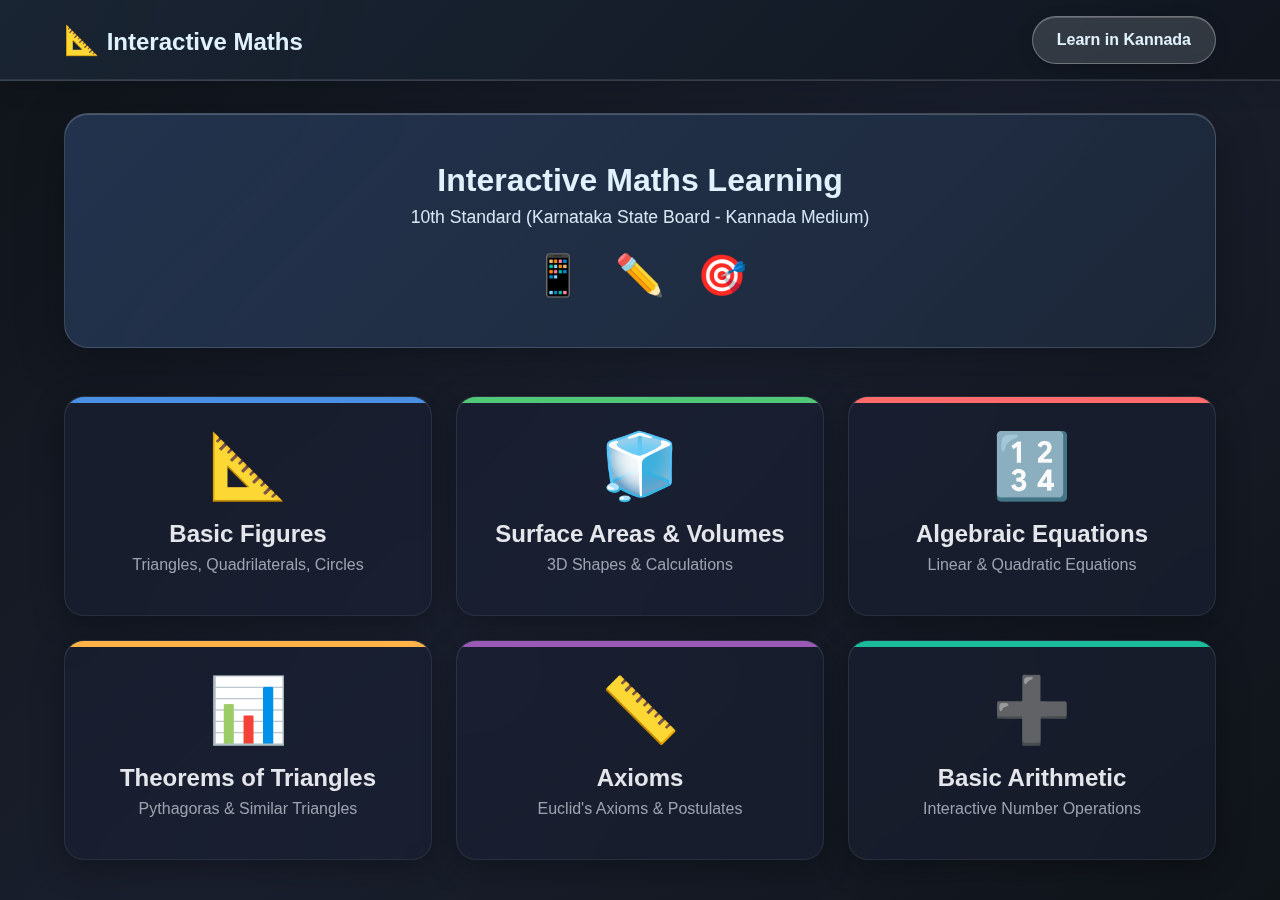
<file: public/index.html>
<!DOCTYPE html>
<html lang="en">
<head>
    <meta charset="UTF-8">
    <meta name="viewport" content="width=device-width, initial-scale=1.0, user-scalable=no">
    <meta name="apple-mobile-web-app-capable" content="yes">
    <title>Interactive Maths Learning – 10th Standard (Kannada Medium)</title>
    <link rel="stylesheet" href="styles.css">
</head>
<body>
    <nav class="navbar">
        <div class="nav-container">
            <h1 class="logo">
                <a href="index.html" style="color: inherit; text-decoration: none;">
                    <span class="math-icon">📐</span>
                    <span data-en="Interactive Maths" data-kn="ಸಂವಾದಾತ್ಮಕ ಗಣಿತ">Interactive Maths</span>
                </a>
            </h1>
            <button class="lang-toggle" id="langToggle">
                <span class="toggle-text" data-en="Learn in Kannada" data-kn="Learn in English">Learn in Kannada</span>
            </button>
        </div>
    </nav>

    <main class="main-content">
        <section class="hero">
            <div class="hero-content">
                <h2 class="hero-title" data-en="Interactive Maths Learning" data-kn="ಸಂವಾದಾತ್ಮಕ ಗಣಿತ ಕಲಿಕೆ">Interactive Maths Learning</h2>
                <p class="hero-subtitle" data-en="10th Standard (Karnataka State Board - Kannada Medium)" data-kn="10ನೇ ತರಗತಿ (ಕರ್ನಾಟಕ ರಾಜ್ಯ ಪಠ್ಯಕ್ರಮ - ಕನ್ನಡ ಮಾಧ್ಯಮ)">10th Standard (Karnataka State Board - Kannada Medium)</p>
                <div class="hero-icons">
                    <span class="hero-emoji">📱</span>
                    <span class="hero-emoji">✏️</span>
                    <span class="hero-emoji">🎯</span>
                </div>
            </div>
        </section>

        <section class="topics-grid">
            <a href="shapes.html" class="topic-card" style="--card-color: #4A90E2;">
                <div class="card-icon">📐</div>
                <h3 class="card-title" data-en="Basic Figures" data-kn="ಆಧಾರಭೂತ ಆಕೃತಿಗಳು">Basic Figures</h3>
                <p class="card-desc" data-en="Triangles, Quadrilaterals, Circles" data-kn="ತ್ರಿಭುಜಗಳು, ಚತುರ್ಭುಜಗಳು, ವೃತ್ತಗಳು">Triangles, Quadrilaterals, Circles</p>
            </a>

            <a href="volumes.html" class="topic-card" style="--card-color: #50C878;">
                <div class="card-icon">🧊</div>
                <h3 class="card-title" data-en="Surface Areas & Volumes" data-kn="ಪೃಶ್ಠಫಲ & ಆಯತನ">Surface Areas & Volumes</h3>
                <p class="card-desc" data-en="3D Shapes & Calculations" data-kn="3D ಆಕೃತಿಗಳು & ಲೆಕ್ಕಗಳು">3D Shapes & Calculations</p>
            </a>

            <a href="algebra.html" class="topic-card" style="--card-color: #FF6B6B;">
                <div class="card-icon">🔢</div>
                <h3 class="card-title" data-en="Algebraic Equations" data-kn="ಬೀಜಗಣಿತ ಸಮೀಕರಣಗಳು">Algebraic Equations</h3>
                <p class="card-desc" data-en="Linear & Quadratic Equations" data-kn="ರೇಖೀಯ & ವರ್ಗ ಸಮೀಕರಣಗಳು">Linear & Quadratic Equations</p>
            </a>

            <a href="theorems.html" class="topic-card" style="--card-color: #FFB347;">
                <div class="card-icon">📊</div>
                <h3 class="card-title" data-en="Theorems of Triangles" data-kn="ತ್ರಿಭುಜಗಳ ಸಿದ್ಧಾಂತಗಳು">Theorems of Triangles</h3>
                <p class="card-desc" data-en="Pythagoras & Similar Triangles" data-kn="ಪೈಥಾಗೋರಸ್ & ಸಮಾನ ತ್ರಿಭುಜಗಳು">Pythagoras & Similar Triangles</p>
            </a>

            <a href="axioms.html" class="topic-card" style="--card-color: #9B59B6;">
                <div class="card-icon">📏</div>
                <h3 class="card-title" data-en="Axioms" data-kn="ಸ್ವೀಕಾರ್ಯಗಳು">Axioms</h3>
                <p class="card-desc" data-en="Euclid's Axioms & Postulates" data-kn="ಯೂಕ್ಲಿಡ್‌ನ ಸ್ವೀಕಾರ್ಯಗಳು">Euclid's Axioms & Postulates</p>
            </a>

            <a href="arithmetic.html" class="topic-card" style="--card-color: #1ABC9C;">
                <div class="card-icon">➕</div>
                <h3 class="card-title" data-en="Basic Arithmetic" data-kn="ಮೂಲ ಗಣಿತ">Basic Arithmetic</h3>
                <p class="card-desc" data-en="Interactive Number Operations" data-kn="ಸಂವಾದಾತ್ಮಕ ಸಂಖ್ಯಾ ಕ್ರಿಯೆಗಳು">Interactive Number Operations</p>
            </a>
        </section>
    </main>

    <script src="nav.js"></script>
</body>
</html>
</file>
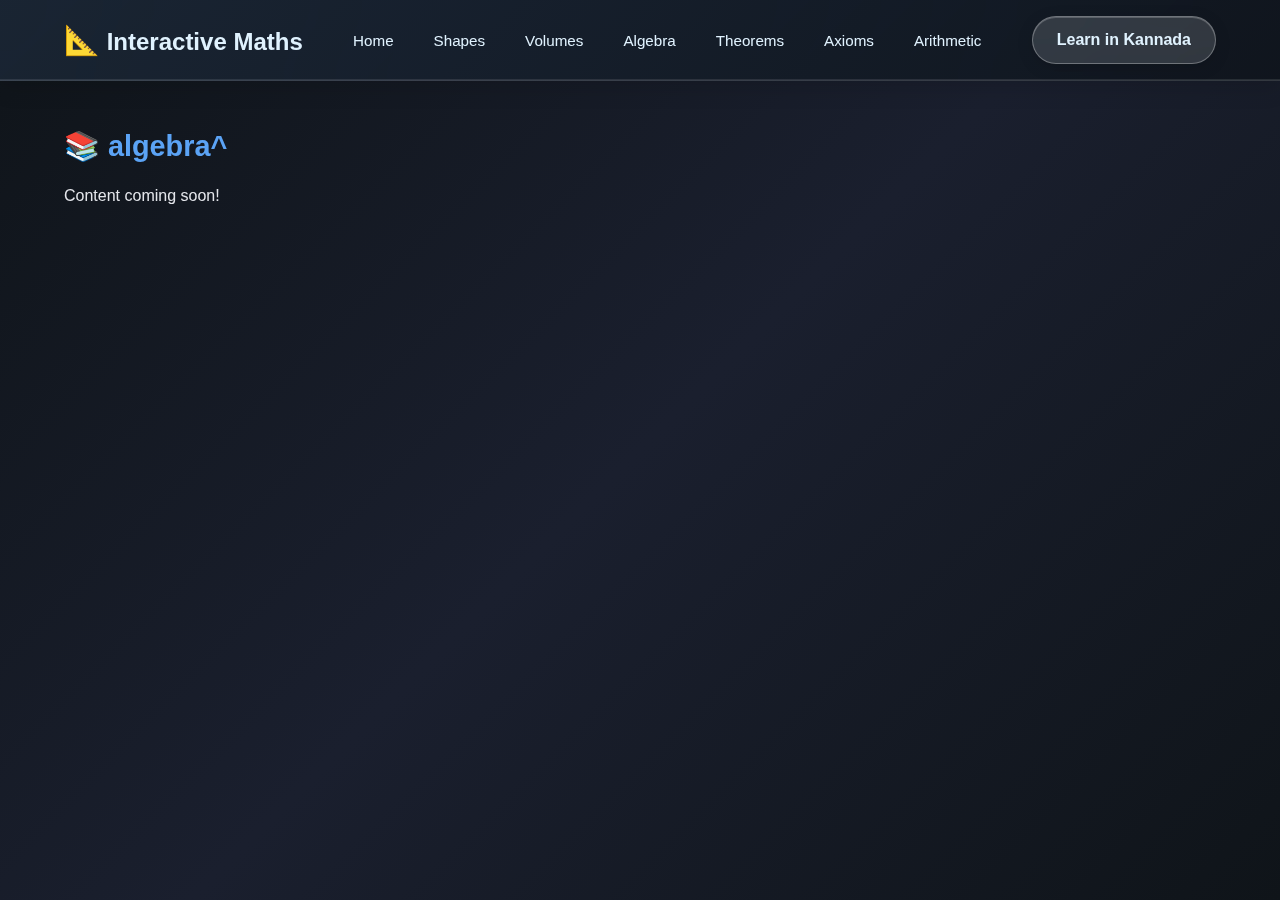
<file: public/algebra.html>
<!DOCTYPE html>
<html lang="en">
<head>
    <meta charset="UTF-8">
    <meta name="viewport" content="width=device-width, initial-scale=1.0">
    <title>Algebra - Interactive Maths</title>
    <link rel="stylesheet" href="styles.css">
</head>
<body>
    <nav class="navbar">
        <div class="nav-container">
            <h1 class="logo">
                <a href="index.html" style="color: inherit; text-decoration: none;">
                    <span class="math-icon">📐</span>
                    <span data-en="Interactive Maths" data-kn="ಸಂವಾದಾತ್ಮಕ ಗಣಿತ">Interactive Maths</span>
                </a>
            </h1>
            <div class="nav-links">
                <a href="index.html" class="nav-link" data-en="Home" data-kn="ಮುಖಪುಟ">Home</a>
                <a href="shapes.html" class="nav-link" data-en="Shapes" data-kn="ಆಕೃತಿಗಳು">Shapes</a>
                <a href="volumes.html" class="nav-link" data-en="Volumes" data-kn="ಆಯತನ">Volumes</a>
                <a href="algebra.html" class="nav-link" data-en="Algebra" data-kn="ಬೀಜಗಣಿತ">Algebra</a>
                <a href="theorems.html" class="nav-link" data-en="Theorems" data-kn="ಸಿದ್ಧಾಂತಗಳು">Theorems</a>
                <a href="axioms.html" class="nav-link" data-en="Axioms" data-kn="ಸ್ವೀಕಾರ್ಯಗಳು">Axioms</a>
                <a href="arithmetic.html" class="nav-link" data-en="Arithmetic" data-kn="ಗಣಿತ">Arithmetic</a>
            </div>
            <button class="lang-toggle" id="langToggle">
                <span class="toggle-text" data-en="Learn in Kannada" data-kn="Learn in English">Learn in Kannada</span>
            </button>
        </div>
    </nav>

    <main class="main-content page-content">
        <div class="shape-container">
            <h2 class="shape-title">
                📚 <span data-en="Algebra" data-kn="Algebra">algebra^</span>
            </h2>
            <p data-en="Content coming soon!" data-kn="ವಿಷಯ ಶೀಘ್ರದಲ್ಲೇ ಬರಲಿದೆ!">Content coming soon!</p>
        </div>
    </main>

    <script src="nav.js"></script>
</body>
</html>
</file>
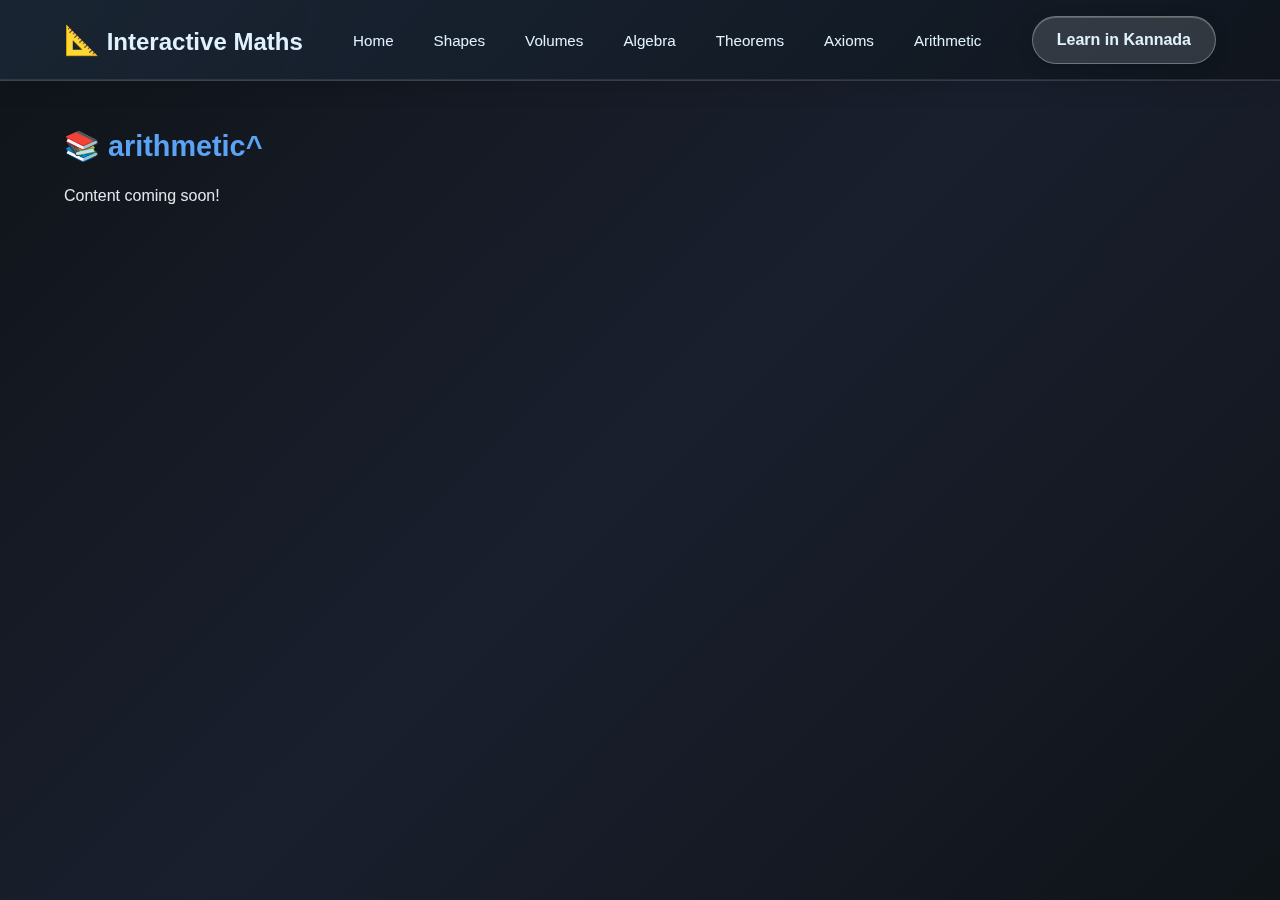
<file: public/arithmetic.html>
<!DOCTYPE html>
<html lang="en">
<head>
    <meta charset="UTF-8">
    <meta name="viewport" content="width=device-width, initial-scale=1.0">
    <title>Arithmetic - Interactive Maths</title>
    <link rel="stylesheet" href="styles.css">
</head>
<body>
    <nav class="navbar">
        <div class="nav-container">
            <h1 class="logo">
                <a href="index.html" style="color: inherit; text-decoration: none;">
                    <span class="math-icon">📐</span>
                    <span data-en="Interactive Maths" data-kn="ಸಂವಾದಾತ್ಮಕ ಗಣಿತ">Interactive Maths</span>
                </a>
            </h1>
            <div class="nav-links">
                <a href="index.html" class="nav-link" data-en="Home" data-kn="ಮುಖಪುಟ">Home</a>
                <a href="shapes.html" class="nav-link" data-en="Shapes" data-kn="ಆಕೃತಿಗಳು">Shapes</a>
                <a href="volumes.html" class="nav-link" data-en="Volumes" data-kn="ಆಯತನ">Volumes</a>
                <a href="algebra.html" class="nav-link" data-en="Algebra" data-kn="ಬೀಜಗಣಿತ">Algebra</a>
                <a href="theorems.html" class="nav-link" data-en="Theorems" data-kn="ಸಿದ್ಧಾಂತಗಳು">Theorems</a>
                <a href="axioms.html" class="nav-link" data-en="Axioms" data-kn="ಸ್ವೀಕಾರ್ಯಗಳು">Axioms</a>
                <a href="arithmetic.html" class="nav-link" data-en="Arithmetic" data-kn="ಗಣಿತ">Arithmetic</a>
            </div>
            <button class="lang-toggle" id="langToggle">
                <span class="toggle-text" data-en="Learn in Kannada" data-kn="Learn in English">Learn in Kannada</span>
            </button>
        </div>
    </nav>

    <main class="main-content page-content">
        <div class="shape-container">
            <h2 class="shape-title">
                📚 <span data-en="Arithmetic" data-kn="Arithmetic">arithmetic^</span>
            </h2>
            <p data-en="Content coming soon!" data-kn="ವಿಷಯ ಶೀಘ್ರದಲ್ಲೇ ಬರಲಿದೆ!">Content coming soon!</p>
        </div>
    </main>

    <script src="nav.js"></script>
</body>
</html>
</file>
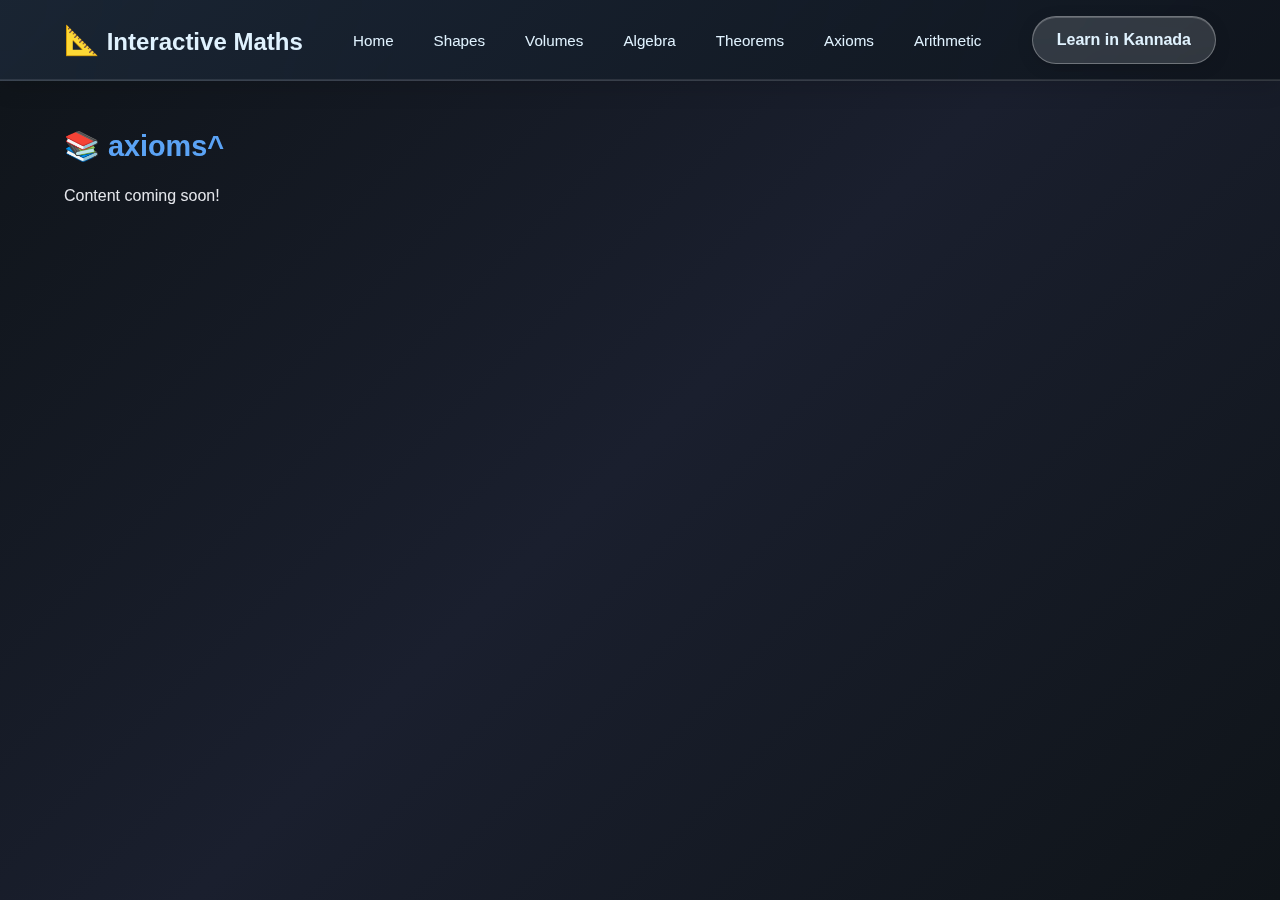
<file: public/axioms.html>
<!DOCTYPE html>
<html lang="en">
<head>
    <meta charset="UTF-8">
    <meta name="viewport" content="width=device-width, initial-scale=1.0">
    <title>Axioms - Interactive Maths</title>
    <link rel="stylesheet" href="styles.css">
</head>
<body>
    <nav class="navbar">
        <div class="nav-container">
            <h1 class="logo">
                <a href="/" style="color: inherit; text-decoration: none;">
                    <span class="math-icon">📐</span>
                    <span data-en="Interactive Maths" data-kn="ಸಂವಾದಾತ್ಮಕ ಗಣಿತ">Interactive Maths</span>
                </a>
            </h1>
            <div class="nav-links">
                <a href="/" class="nav-link" data-en="Home" data-kn="ಮುಖಪುಟ">Home</a>
                <a href="shapes.html" class="nav-link" data-en="Shapes" data-kn="ಆಕೃತಿಗಳು">Shapes</a>
                <a href="volumes.html" class="nav-link" data-en="Volumes" data-kn="ಆಯತನ">Volumes</a>
                <a href="algebra.html" class="nav-link" data-en="Algebra" data-kn="ಬೀಜಗಣಿತ">Algebra</a>
                <a href="theorems.html" class="nav-link" data-en="Theorems" data-kn="ಸಿದ್ಧಾಂತಗಳು">Theorems</a>
                <a href="axioms.html" class="nav-link" data-en="Axioms" data-kn="ಸ್ವೀಕಾರ್ಯಗಳು">Axioms</a>
                <a href="arithmetic.html" class="nav-link" data-en="Arithmetic" data-kn="ಗಣಿತ">Arithmetic</a>
            </div>
            <button class="lang-toggle" id="langToggle">
                <span class="toggle-text" data-en="Learn in Kannada" data-kn="Learn in English">Learn in Kannada</span>
            </button>
        </div>
    </nav>

    <main class="main-content page-content">
        <div class="shape-container">
            <h2 class="shape-title">
                📚 <span data-en="Axioms" data-kn="Axioms">axioms^</span>
            </h2>
            <p data-en="Content coming soon!" data-kn="ವಿಷಯ ಶೀಘ್ರದಲ್ಲೇ ಬರಲಿದೆ!">Content coming soon!</p>
        </div>
    </main>

    <script>
        try { sessionStorage.setItem('learningVisited', 'true'); } catch (e) {}
    </script>
    <script src="nav.js"></script>
</body>
</html>
</file>
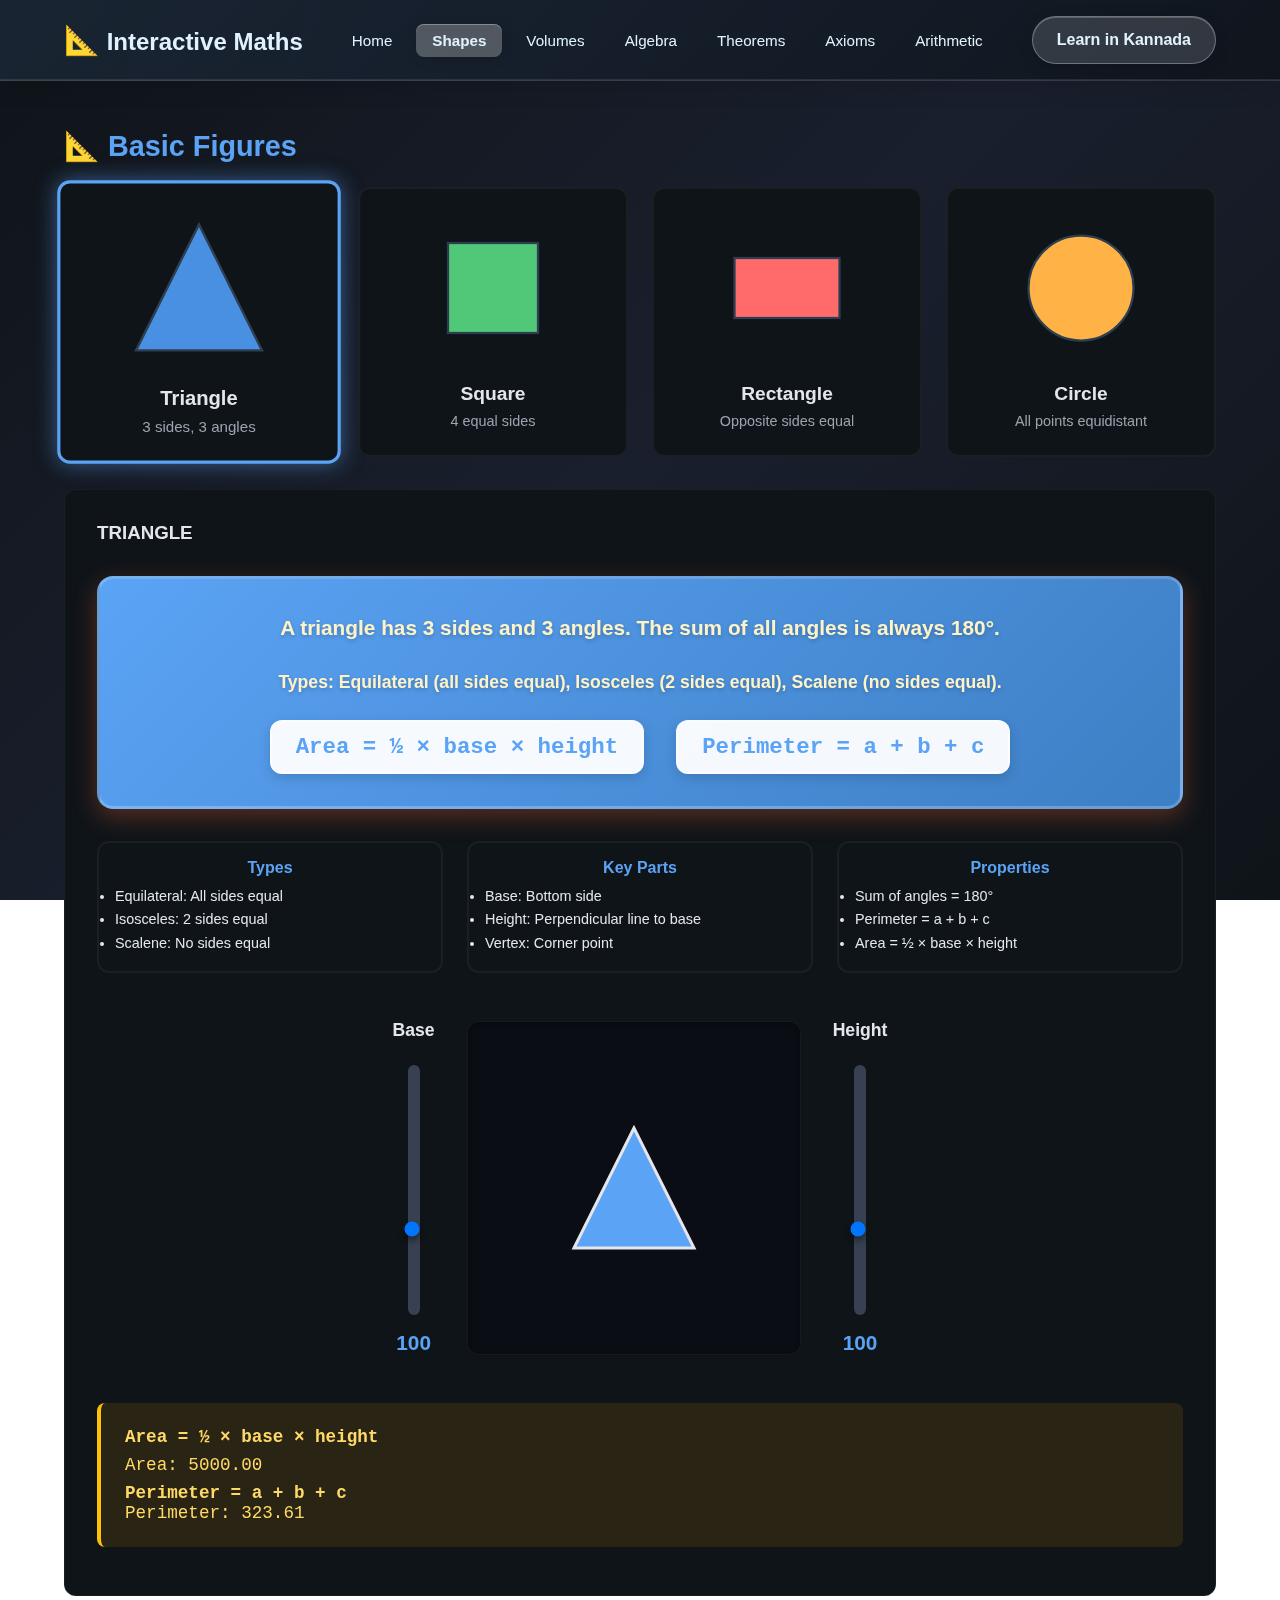
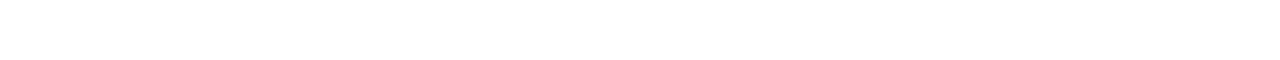
<file: public/shapes.html>
<!DOCTYPE html>
<html lang="en">
<head>
    <meta charset="UTF-8">
    <meta name="viewport" content="width=device-width, initial-scale=1.0, user-scalable=no">
    <meta name="apple-mobile-web-app-capable" content="yes">
    <title>Basic Figures - Interactive Maths</title>
    <link rel="stylesheet" href="styles.css">
</head>
<body>
    <nav class="navbar">
        <div class="nav-container">
            <h1 class="logo">
                <a href="index.html" style="color: inherit; text-decoration: none;">
                    <span class="math-icon">📐</span>
                    <span data-en="Interactive Maths" data-kn="ಸಂವಾದಾತ್ಮಕ ಗಣಿತ">Interactive Maths</span>
                </a>
            </h1>
            <div class="nav-links">
                <a href="index.html" class="nav-link" data-en="Home" data-kn="ಮುಖಪುಟ">Home</a>
                <a href="shapes.html" class="nav-link active" data-en="Shapes" data-kn="ಆಕೃತಿಗಳು">Shapes</a>
                <a href="volumes.html" class="nav-link" data-en="Volumes" data-kn="ಆಯತನ">Volumes</a>
                <a href="algebra.html" class="nav-link" data-en="Algebra" data-kn="ಬೀಜಗಣಿತ">Algebra</a>
                <a href="theorems.html" class="nav-link" data-en="Theorems" data-kn="ಸಿದ್ಧಾಂತಗಳು">Theorems</a>
                <a href="axioms.html" class="nav-link" data-en="Axioms" data-kn="ಸ್ವೀಕಾರ್ಯಗಳು">Axioms</a>
                <a href="arithmetic.html" class="nav-link" data-en="Arithmetic" data-kn="ಗಣಿತ">Arithmetic</a>
            </div>
            <button class="lang-toggle" id="langToggle">
                <span class="toggle-text" data-en="Learn in Kannada" data-kn="Learn in English">Learn in Kannada</span>
            </button>
        </div>
    </nav>

    <main class="main-content page-content">
        <div class="shape-container">
            <h2 class="shape-title">
                📐 <span data-en="Basic Figures" data-kn="ಆಧಾರಭೂತ ಆಕೃತಿಗಳು">Basic Figures</span>
            </h2>

            <div class="shape-grid">
                <div class="shape-item" data-shape="triangle">
                    <svg class="shape-svg" viewBox="0 0 200 200">
                        <polygon points="100,20 20,180 180,180"
                                 fill="#4A90E2"
                                 stroke="#2C3E50"
                                 stroke-width="3"
                                 class="interactive-shape"/>
                    </svg>
                    <div class="shape-name" data-en="Triangle" data-kn="ತ್ರಿಭುಜ">Triangle</div>
                    <div class="shape-info" data-en="3 sides, 3 angles" data-kn="3 ಬಾಹುಗಳು, 3 ಕೋನಗಳು">3 sides, 3 angles</div>
                </div>

                <div class="shape-item" data-shape="square">
                    <svg class="shape-svg" viewBox="0 0 200 200">
                        <rect x="40" y="40" width="120" height="120"
                              fill="#50C878"
                              stroke="#2C3E50"
                              stroke-width="3"
                              class="interactive-shape"/>
                    </svg>
                    <div class="shape-name" data-en="Square" data-kn="ಚೌಕ">Square</div>
                    <div class="shape-info" data-en="4 equal sides" data-kn="4 ಸಮಾನ ಬಾಹುಗಳು">4 equal sides</div>
                </div>

                <div class="shape-item" data-shape="rectangle">
                    <svg class="shape-svg" viewBox="0 0 200 200">
                        <rect x="30" y="60" width="140" height="80"
                              fill="#FF6B6B"
                              stroke="#2C3E50"
                              stroke-width="3"
                              class="interactive-shape"/>
                    </svg>
                    <div class="shape-name" data-en="Rectangle" data-kn="ಆಯತ">Rectangle</div>
                    <div class="shape-info" data-en="Opposite sides equal" data-kn="ಎದುರು ಬಾಹುಗಳು ಸಮಾನ">Opposite sides equal</div>
                </div>

                <div class="shape-item" data-shape="circle">
                    <svg class="shape-svg" viewBox="0 0 200 200">
                        <circle cx="100" cy="100" r="70"
                                fill="#FFB347"
                                stroke="#2C3E50"
                                stroke-width="3"
                                class="interactive-shape"/>
                    </svg>
                    <div class="shape-name" data-en="Circle" data-kn="ವೃತ್ತ">Circle</div>
                    <div class="shape-info" data-en="All points equidistant" data-kn="ಎಲ್ಲಾ ಬಿಂದುಗಳು ಸಮದೂರ">All points equidistant</div>
                </div>
            </div>

            <div id="shapeExplanation" class="explanation-box"></div>

            <div class="interactive-demo">
                <h3 data-en="Interactive Triangle Demo" data-kn="ಸಂವಾದಾತ್ಮಕ ತ್ರಿಭುಜ ಪ್ರದರ್ಶನ">Interactive Triangle Demo</h3>
                <p data-en="Drag the sliders to change triangle dimensions" data-kn="ತ್ರಿಭುಜದ ಆಯಾಮಗಳನ್ನು ಬದಲಾಯಿಸಲು ಸ್ಲೈಡರ್‌ಗಳನ್ನು ಎಳೆಯಿರಿ">Drag the sliders to change triangle dimensions</p>

                <div class="slider-container">
                    <div class="slider-label">
                        <span data-en="Base" data-kn="ಆಧಾರ">Base</span>
                        <span id="baseValue">100</span>
                    </div>
                    <input type="range" min="50" max="200" value="100" class="slider" id="baseSlider">
                </div>

                <div class="slider-container">
                    <div class="slider-label">
                        <span data-en="Height" data-kn="ಎತ್ತರ">Height</span>
                        <span id="heightValue">100</span>
                    </div>
                    <input type="range" min="50" max="200" value="100" class="slider" id="heightSlider">
                </div>

                <div class="canvas-container">
                    <canvas id="triangleCanvas" width="300" height="300"></canvas>
                </div>

                <div class="formula-box">
                    <strong data-en="Area = ½ × base × height" data-kn="ವಿಸ್ತೀರ್ಣ = ½ × ಆಧಾರ × ಎತ್ತರ">Area = ½ × base × height</strong><br>
                    <span data-en="Current Area:" data-kn="ಪ್ರಸ್ತುತ ವಿಸ್ತೀರ್ಣ:">Current Area:</span> <span id="triangleArea">5000</span>
                </div>
            </div>
        </div>
    </main>

    <script src="nav.js"></script>
    <script src="shapes.js"></script>
</body>
</html>
</file>
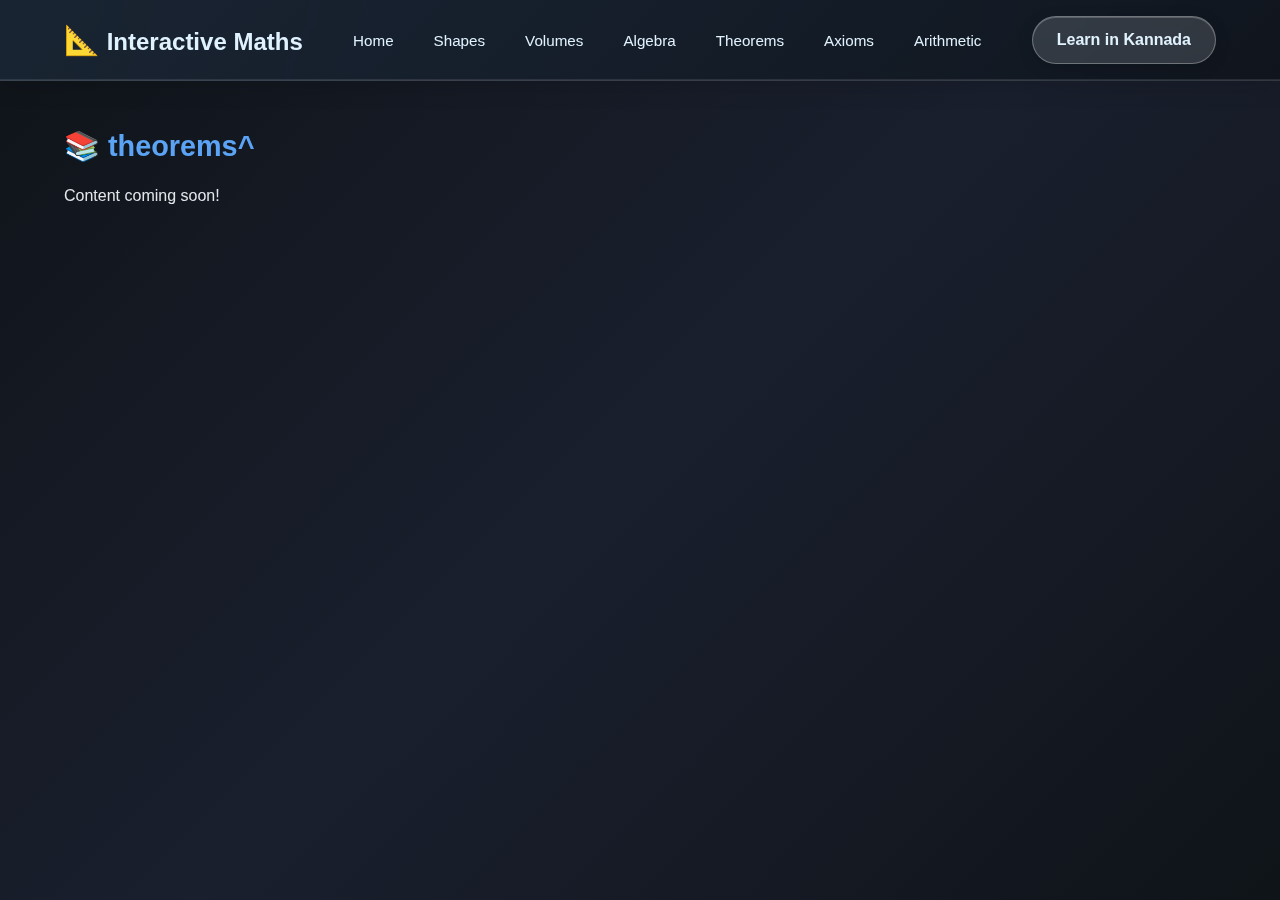
<file: public/theorems.html>
<!DOCTYPE html>
<html lang="en">
<head>
    <meta charset="UTF-8">
    <meta name="viewport" content="width=device-width, initial-scale=1.0">
    <title>Theorems - Interactive Maths</title>
    <link rel="stylesheet" href="styles.css">
</head>
<body>
    <nav class="navbar">
        <div class="nav-container">
            <h1 class="logo">
                <a href="/" style="color: inherit; text-decoration: none;">
                    <span class="math-icon">📐</span>
                    <span data-en="Interactive Maths" data-kn="ಸಂವಾದಾತ್ಮಕ ಗಣಿತ">Interactive Maths</span>
                </a>
            </h1>
            <div class="nav-links">
                <a href="/" class="nav-link" data-en="Home" data-kn="ಮುಖಪುಟ">Home</a>
                <a href="shapes.html" class="nav-link" data-en="Shapes" data-kn="ಆಕೃತಿಗಳು">Shapes</a>
                <a href="volumes.html" class="nav-link" data-en="Volumes" data-kn="ಆಯತನ">Volumes</a>
                <a href="algebra.html" class="nav-link" data-en="Algebra" data-kn="ಬೀಜಗಣಿತ">Algebra</a>
                <a href="theorems.html" class="nav-link" data-en="Theorems" data-kn="ಸಿದ್ಧಾಂತಗಳು">Theorems</a>
                <a href="axioms.html" class="nav-link" data-en="Axioms" data-kn="ಸ್ವೀಕಾರ್ಯಗಳು">Axioms</a>
                <a href="arithmetic.html" class="nav-link" data-en="Arithmetic" data-kn="ಗಣಿತ">Arithmetic</a>
            </div>
            <button class="lang-toggle" id="langToggle">
                <span class="toggle-text" data-en="Learn in Kannada" data-kn="Learn in English">Learn in Kannada</span>
            </button>
        </div>
    </nav>

    <main class="main-content page-content">
        <div class="shape-container">
            <h2 class="shape-title">
                📚 <span data-en="Theorems" data-kn="Theorems">theorems^</span>
            </h2>
            <p data-en="Content coming soon!" data-kn="ವಿಷಯ ಶೀಘ್ರದಲ್ಲೇ ಬರಲಿದೆ!">Content coming soon!</p>
        </div>
    </main>

    <script>
        try { sessionStorage.setItem('learningVisited', 'true'); } catch (e) {}
    </script>
    <script src="nav.js"></script>
</body>
</html>
</file>
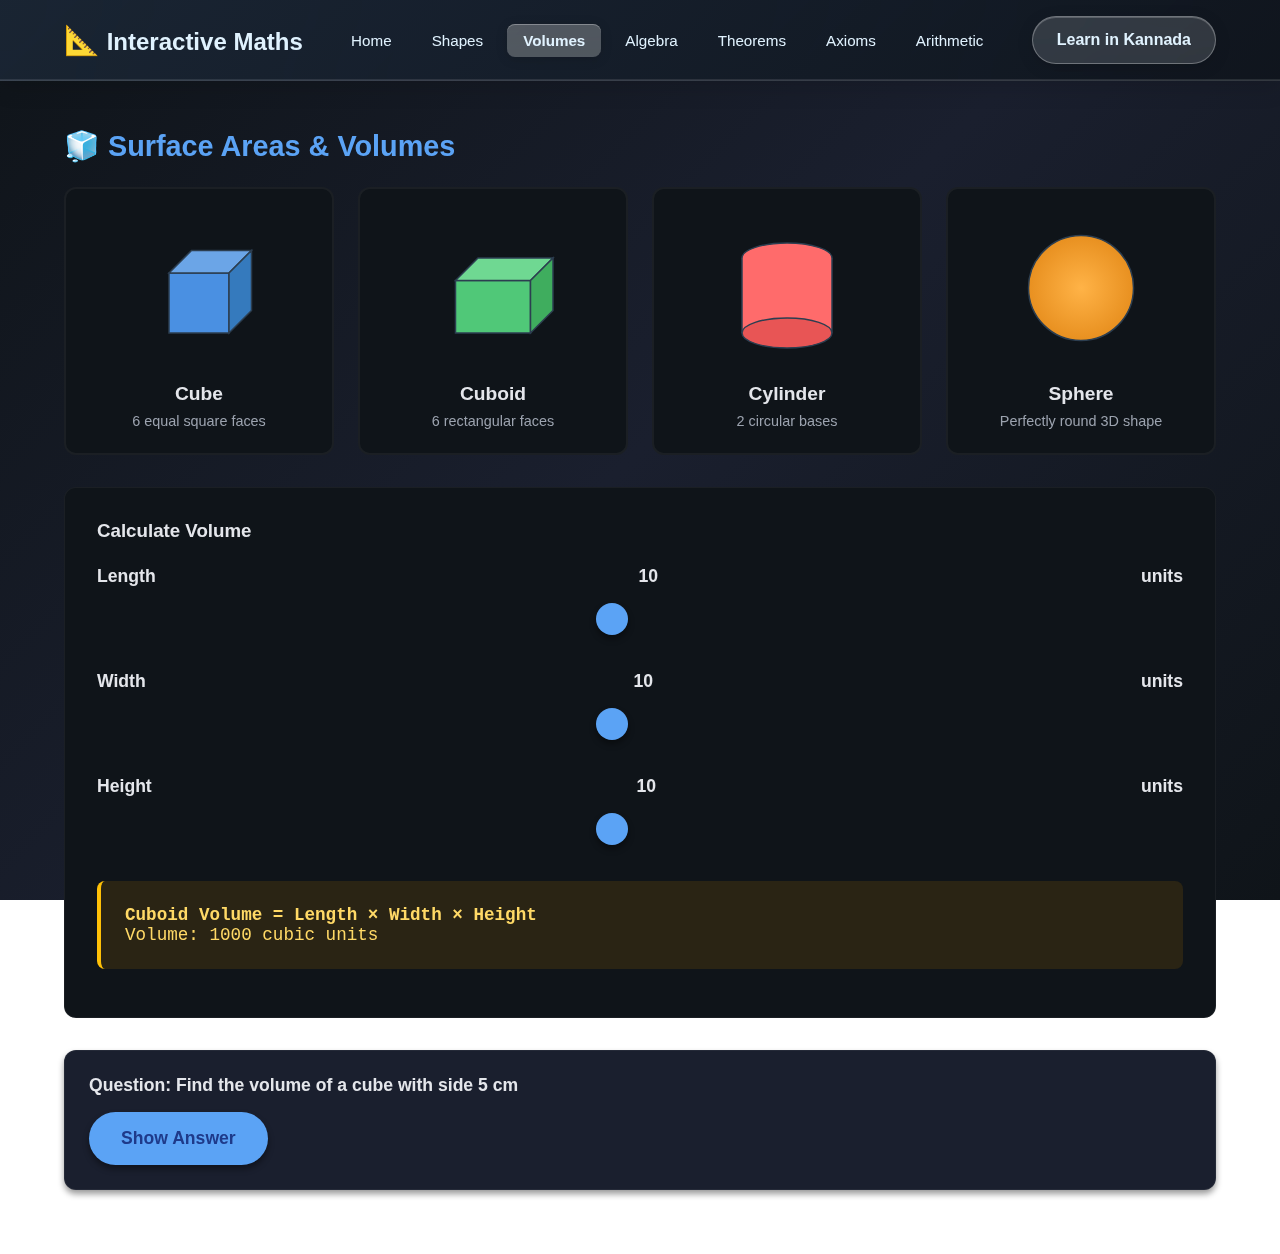
<file: public/volumes.html>
<!DOCTYPE html>
<html lang="en">
<head>
    <meta charset="UTF-8">
    <meta name="viewport" content="width=device-width, initial-scale=1.0">
    <title>Surface Areas & Volumes - Interactive Maths</title>
    <link rel="stylesheet" href="styles.css">
</head>
<body>
    <nav class="navbar">
        <div class="nav-container">
            <h1 class="logo">
                <a href="/" style="color: inherit; text-decoration: none;">
                    <span class="math-icon">📐</span>
                    <span data-en="Interactive Maths" data-kn="ಸಂವಾದಾತ್ಮಕ ಗಣಿತ">Interactive Maths</span>
                </a>
            </h1>
            <div class="nav-links">
                <a href="/" class="nav-link" data-en="Home" data-kn="ಮುಖಪುಟ">Home</a>
                <a href="shapes.html" class="nav-link" data-en="Shapes" data-kn="ಆಕೃತಿಗಳು">Shapes</a>
                <a href="volumes.html" class="nav-link active" data-en="Volumes" data-kn="ಆಯತನ">Volumes</a>
                <a href="algebra.html" class="nav-link" data-en="Algebra" data-kn="ಬೀಜಗಣಿತ">Algebra</a>
                <a href="theorems.html" class="nav-link" data-en="Theorems" data-kn="ಸಿದ್ಧಾಂತಗಳು">Theorems</a>
                <a href="axioms.html" class="nav-link" data-en="Axioms" data-kn="ಸ್ವೀಕಾರ್ಯಗಳು">Axioms</a>
                <a href="arithmetic.html" class="nav-link" data-en="Arithmetic" data-kn="ಗಣಿತ">Arithmetic</a>
            </div>
            <button class="lang-toggle" id="langToggle">
                <span class="toggle-text" data-en="Learn in Kannada" data-kn="Learn in English">Learn in Kannada</span>
            </button>
        </div>
    </nav>

    <main class="main-content page-content">
        <div class="shape-container">
            <h2 class="shape-title">
                🧊 <span data-en="Surface Areas & Volumes" data-kn="ಪೃಶ್ಠಫಲ & ಆಯತನ">Surface Areas & Volumes</span>
            </h2>

            <div class="shape-grid">
                <div class="shape-item" data-3dshape="cube">
                    <svg class="shape-svg" viewBox="0 0 200 200">
                        <path d="M60,80 L140,80 L140,160 L60,160 Z" fill="#4A90E2" stroke="#2C3E50" stroke-width="2"/>
                        <path d="M60,80 L90,50 L170,50 L140,80 Z" fill="#6BA5E7" stroke="#2C3E50" stroke-width="2"/>
                        <path d="M140,80 L170,50 L170,130 L140,160 Z" fill="#357ABD" stroke="#2C3E50" stroke-width="2"/>
                    </svg>
                    <div class="shape-name" data-en="Cube" data-kn="ಘನ">Cube</div>
                    <div class="shape-info" data-en="6 equal square faces" data-kn="6 ಸಮಾನ ಚೌಕಾಕೃತಿ ಮುಖಗಳು">6 equal square faces</div>
                </div>

                <div class="shape-item" data-3dshape="cuboid">
                    <svg class="shape-svg" viewBox="0 0 200 200">
                        <path d="M50,90 L150,90 L150,160 L50,160 Z" fill="#50C878" stroke="#2C3E50" stroke-width="2"/>
                        <path d="M50,90 L80,60 L180,60 L150,90 Z" fill="#6FD892" stroke="#2C3E50" stroke-width="2"/>
                        <path d="M150,90 L180,60 L180,130 L150,160 Z" fill="#3FAD5E" stroke="#2C3E50" stroke-width="2"/>
                    </svg>
                    <div class="shape-name" data-en="Cuboid" data-kn="ಆಯತಘನ">Cuboid</div>
                    <div class="shape-info" data-en="6 rectangular faces" data-kn="6 ಆಯತಾಕೃತಿ ಮುಖಗಳು">6 rectangular faces</div>
                </div>

                <div class="shape-item" data-3dshape="cylinder">
                    <svg class="shape-svg" viewBox="0 0 200 200">
                        <ellipse cx="100" cy="60" rx="60" ry="20" fill="#FF6B6B" stroke="#2C3E50" stroke-width="2"/>
                        <rect x="40" y="60" width="120" height="100" fill="#FF6B6B" stroke="none"/>
                        <line x1="40" y1="60" x2="40" y2="160" stroke="#2C3E50" stroke-width="2"/>
                        <line x1="160" y1="60" x2="160" y2="160" stroke="#2C3E50" stroke-width="2"/>
                        <ellipse cx="100" cy="160" rx="60" ry="20" fill="#E85555" stroke="#2C3E50" stroke-width="2"/>
                    </svg>
                    <div class="shape-name" data-en="Cylinder" data-kn="ಸಿಲಿಂಡರ್">Cylinder</div>
                    <div class="shape-info" data-en="2 circular bases" data-kn="2 ವೃತ್ತಾಕಾರ ತಳಗಳು">2 circular bases</div>
                </div>

                <div class="shape-item" data-3dshape="sphere">
                    <svg class="shape-svg" viewBox="0 0 200 200">
                        <defs>
                            <radialGradient id="sphereGrad">
                                <stop offset="0%" style="stop-color:#FFB347;stop-opacity:1" />
                                <stop offset="100%" style="stop-color:#E89020;stop-opacity:1" />
                            </radialGradient>
                        </defs>
                        <circle cx="100" cy="100" r="70" fill="url(#sphereGrad)" stroke="#2C3E50" stroke-width="2"/>
                    </svg>
                    <div class="shape-name" data-en="Sphere" data-kn="ಗೋಳ">Sphere</div>
                    <div class="shape-info" data-en="Perfectly round 3D shape" data-kn="ಸಂಪೂರ್ಣ ವೃತ್ತಾಕಾರ 3D ಆಕೃತಿ">Perfectly round 3D shape</div>
                </div>
            </div>

            <div id="volumeExplanation" class="explanation-box"></div>

            <div class="interactive-demo">
                <h3 data-en="Calculate Volume" data-kn="ಆಯತನ ಲೆಕ್ಕಾಚಾರ">Calculate Volume</h3>

                <div class="slider-container">
                    <div class="slider-label">
                        <span data-en="Length" data-kn="ಉದ್ದ">Length</span>
                        <span id="lengthValue">10</span> <span data-en="units" data-kn="ಘಟಕಗಳು">units</span>
                    </div>
                    <input type="range" min="1" max="20" value="10" class="slider" id="lengthSlider">
                </div>

                <div class="slider-container">
                    <div class="slider-label">
                        <span data-en="Width" data-kn="ಅಗಲ">Width</span>
                        <span id="widthValue">10</span> <span data-en="units" data-kn="ಘಟಕಗಳು">units</span>
                    </div>
                    <input type="range" min="1" max="20" value="10" class="slider" id="widthSlider">
                </div>

                <div class="slider-container">
                    <div class="slider-label">
                        <span data-en="Height" data-kn="ಎತ್ತರ">Height</span>
                        <span id="depthValue">10</span> <span data-en="units" data-kn="ಘಟಕಗಳು">units</span>
                    </div>
                    <input type="range" min="1" max="20" value="10" class="slider" id="depthSlider">
                </div>

                <div class="formula-box">
                    <strong data-en="Cuboid Volume = Length × Width × Height" data-kn="ಆಯತಘನ ಆಯತನ = ಉದ್ದ × ಅಗಲ × ಎತ್ತರ">Cuboid Volume = Length × Width × Height</strong><br>
                    <span data-en="Volume:" data-kn="ಆಯತನ:">Volume:</span> <span id="volumeResult">1000</span> <span data-en="cubic units" data-kn="ಘನ ಘಟಕಗಳು">cubic units</span>
                </div>
            </div>

            <div class="question-card">
                <div class="question-text" data-en="Question: Find the volume of a cube with side 5 cm" data-kn="ಪ್ರಶ್ನೆ: 5 ಸೆಂ.ಮೀ ಬಾಹುವಿರುವ ಘನದ ಆಯತನ ಕಂಡುಹಿಡಿಯಿರಿ">Question: Find the volume of a cube with side 5 cm</div>
                <button class="btn-primary" onclick="toggleAnswer('answer1')">
                    <span data-en="Show Answer" data-kn="ಉತ್ತರ ತೋರಿಸಿ">Show Answer</span>
                </button>
                <div class="answer-box" id="answer1">
                    <strong data-en="Answer:" data-kn="ಉತ್ತರ:">Answer:</strong><br>
                    <span data-en="Volume = side³ = 5³ = 125 cm³" data-kn="ಆಯತನ = ಬಾಹು³ = 5³ = 125 ಸೆಂ.ಮೀ³">Volume = side³ = 5³ = 125 cm³</span>
                </div>
            </div>
        </div>
    </main>

    <script>
        try { sessionStorage.setItem('learningVisited', 'true'); } catch (e) {}
    </script>
    <script src="nav.js"></script>
    <script src="volumes.js"></script>
</body>
</html>
</file>
<file: public/styles.css>
* {
    margin: 0;
    padding: 0;
    box-sizing: border-box;
    -webkit-tap-highlight-color: transparent;
}

:root {
    --primary-blue: #5BA3F5;
    --primary-green: #5DD179;
    --primary-red: #FF7B7B;
    --primary-orange: #FFC166;
    --primary-purple: #A976C9;
    --primary-teal: #26D0AD;
    --bg-color: #0f1419;
    --card-bg: #1a1f2e;
    --text-primary: #e4e6eb;
    --text-secondary: #9ca3af;
    --shadow: 0 4px 6px rgba(0, 0, 0, 0.4);
    --shadow-hover: 0 8px 16px rgba(0, 0, 0, 0.6);
}

body {
    font-family: 'Segoe UI', Tahoma, Geneva, Verdana, sans-serif;
    background: linear-gradient(135deg, #0f1419 0%, #1a1f2e 50%, #0f1419 100%);
    background-attachment: fixed;
    color: var(--text-primary);
    overflow-x: hidden;
    touch-action: pan-y pinch-zoom;
    min-height: 100vh;
}

.navbar {
    background: linear-gradient(135deg, rgba(30, 42, 58, 0.75) 0%, rgba(15, 20, 25, 0.85) 100%);
    backdrop-filter: blur(40px) saturate(180%);
    -webkit-backdrop-filter: blur(40px) saturate(180%);
    color: #e0f2fe;
    padding: 1rem 0;
    box-shadow: 0 4px 24px rgba(0, 0, 0, 0.15),
                inset 0 -1px 0 rgba(255, 255, 255, 0.1);
    border-bottom: 1px solid rgba(255, 255, 255, 0.15);
    position: sticky;
    top: 0;
    z-index: 1000;
}

.nav-container {
    max-width: 1200px;
    margin: 0 auto;
    padding: 0 1.5rem;
    display: flex;
    justify-content: space-between;
    align-items: center;
    flex-wrap: wrap;
    gap: 1rem;
}

.nav-links {
    display: flex;
    gap: 0.5rem;
    flex-wrap: wrap;
}

.nav-link {
    color: #e0f2fe;
    text-decoration: none;
    padding: 0.5rem 1rem;
    border-radius: 8px;
    transition: all 0.3s ease;
    font-weight: 500;
    font-size: 0.95rem;
}

.nav-link:hover {
    background: rgba(255, 255, 255, 0.15);
    backdrop-filter: blur(15px);
    -webkit-backdrop-filter: blur(15px);
    box-shadow: 0 2px 8px rgba(0, 0, 0, 0.1),
                inset 0 1px 0 rgba(255, 255, 255, 0.2);
}

.nav-link.active {
    background: rgba(255, 255, 255, 0.25);
    backdrop-filter: blur(15px);
    -webkit-backdrop-filter: blur(15px);
    font-weight: 600;
    box-shadow: 0 2px 12px rgba(0, 0, 0, 0.15),
                inset 0 1px 0 rgba(255, 255, 255, 0.3);
}

.logo {
    font-size: 1.5rem;
    font-weight: 700;
    display: flex;
    align-items: center;
    gap: 0.5rem;
}

.math-icon {
    font-size: 1.8rem;
}

.lang-toggle {
    background: rgba(255, 255, 255, 0.15);
    backdrop-filter: blur(20px) saturate(150%);
    -webkit-backdrop-filter: blur(20px) saturate(150%);
    border: 1px solid rgba(255, 255, 255, 0.3);
    color: #e0f2fe;
    padding: 0.75rem 1.5rem;
    border-radius: 50px;
    font-size: 1rem;
    font-weight: 600;
    cursor: pointer;
    transition: all 0.4s cubic-bezier(0.4, 0, 0.2, 1);
    box-shadow: 0 4px 16px rgba(0, 0, 0, 0.15),
                inset 0 1px 0 rgba(255, 255, 255, 0.2);
    min-height: 48px;
    min-width: 140px;
    position: relative;
    overflow: hidden;
    animation: initialGlow 3s ease-out forwards;
}

.lang-toggle::before {
    content: '';
    position: absolute;
    top: -50%;
    left: -50%;
    width: 200%;
    height: 200%;
    background: linear-gradient(45deg, transparent, rgba(251, 191, 36, 0.3), transparent);
    animation: shimmerInitial 3s linear;
    opacity: 0;
}

@keyframes initialGlow {
    0% {
        box-shadow: 0 0 20px rgba(251, 191, 36, 0.6), 
                    0 0 40px rgba(251, 191, 36, 0.3),
                    inset 0 0 15px rgba(251, 191, 36, 0.2);
        border-color: #fbbf24;
    }
    50% {
        box-shadow: 0 0 30px rgba(251, 191, 36, 0.8), 
                    0 0 60px rgba(251, 191, 36, 0.5),
                    inset 0 0 20px rgba(251, 191, 36, 0.3);
        border-color: #fbbf24;
    }
    100% {
        box-shadow: none;
        border-color: rgba(251, 191, 36, 0.6);
    }
}

@keyframes shimmerInitial {
    0% {
        transform: translate(-50%, -50%) rotate(0deg);
        opacity: 1;
    }
    100% {
        transform: translate(-50%, -50%) rotate(360deg);
        opacity: 0;
    }
}

.lang-toggle:hover {
    transform: scale(1.05);
    background: rgba(251, 191, 36, 0.25);
    backdrop-filter: blur(20px) saturate(180%) brightness(1.1);
    -webkit-backdrop-filter: blur(20px) saturate(180%) brightness(1.1);
    box-shadow: 0 0 35px rgba(251, 191, 36, 0.6), 
                0 0 70px rgba(251, 191, 36, 0.3),
                0 4px 20px rgba(0, 0, 0, 0.2),
                inset 0 0 25px rgba(251, 191, 36, 0.2),
                inset 0 1px 0 rgba(255, 255, 255, 0.4);
    border-color: rgba(251, 191, 36, 0.6);
}

.lang-toggle:hover::before {
    animation: shimmer 3s linear infinite;
    opacity: 1;
}

@keyframes shimmer {
    0% {
        transform: translate(-50%, -50%) rotate(0deg);
    }
    100% {
        transform: translate(-50%, -50%) rotate(360deg);
    }
}

.lang-toggle:active {
    transform: scale(0.95);
    background: rgba(255, 255, 255, 0.3);
}

.main-content {
    max-width: 1200px;
    margin: 0 auto;
    padding: 2rem 1.5rem;
}

.hero {
    background: linear-gradient(135deg, rgba(42, 63, 95, 0.7) 0%, rgba(30, 42, 58, 0.8) 100%);
    backdrop-filter: blur(40px) saturate(150%);
    -webkit-backdrop-filter: blur(40px) saturate(150%);
    border-radius: 24px;
    padding: 3rem 2rem;
    text-align: center;
    color: #e0f2fe;
    margin-bottom: 3rem;
    box-shadow: 0 12px 48px rgba(0, 0, 0, 0.3),
                inset 0 1px 0 rgba(255, 255, 255, 0.2);
    border: 1px solid rgba(255, 255, 255, 0.15);
}

.hero-title {
    font-size: 2rem;
    margin-bottom: 0.5rem;
    animation: fadeInDown 0.6s ease;
}

.hero-subtitle {
    font-size: 1.1rem;
    opacity: 0.95;
    margin-bottom: 1.5rem;
    animation: fadeInUp 0.6s ease;
}

.hero-icons {
    display: flex;
    justify-content: center;
    gap: 2rem;
    font-size: 2.5rem;
    animation: bounceIn 0.8s ease;
}

.topics-grid {
    display: grid;
    grid-template-columns: repeat(auto-fit, minmax(280px, 1fr));
    gap: 1.5rem;
    animation: fadeIn 0.8s ease;
}

.topic-card {
    background: rgba(26, 31, 46, 0.6);
    backdrop-filter: blur(30px) saturate(150%);
    -webkit-backdrop-filter: blur(30px) saturate(150%);
    border-radius: 20px;
    padding: 2rem;
    text-align: center;
    box-shadow: 0 8px 32px rgba(0, 0, 0, 0.3),
                inset 0 1px 0 rgba(255, 255, 255, 0.1);
    border: 1px solid rgba(255, 255, 255, 0.08);
    cursor: pointer;
    transition: all 0.4s cubic-bezier(0.4, 0, 0.2, 1);
    position: relative;
    overflow: hidden;
    min-height: 220px;
    text-decoration: none;
    color: inherit;
    display: block;
}

.topic-card::before {
    content: '';
    position: absolute;
    top: 0;
    left: 0;
    right: 0;
    height: 6px;
    background: var(--card-color);
    transition: height 0.3s ease;
}

.topic-card:active {
    transform: translateY(4px);
    box-shadow: 0 2px 4px rgba(0, 0, 0, 0.1);
}

.topic-card:hover::before {
    height: 100%;
    opacity: 0.05;
}

.card-icon {
    font-size: 4rem;
    margin-bottom: 1rem;
    animation: float 3s ease-in-out infinite;
}

.card-title {
    font-size: 1.5rem;
    margin-bottom: 0.5rem;
    color: var(--text-primary);
}

.card-desc {
    color: var(--text-secondary);
    font-size: 1rem;
}

.modal {
    display: none;
    position: fixed;
    top: 0;
    left: 0;
    width: 100%;
    height: 100%;
    background: rgba(0, 0, 0, 0.7);
    z-index: 2000;
    animation: fadeIn 0.3s ease;
    overflow-y: auto;
    -webkit-overflow-scrolling: touch;
}

.modal.active {
    display: flex;
    justify-content: center;
    align-items: center;
    padding: 1rem;
}

.modal-content {
    background: var(--card-bg);
    border-radius: 20px;
    width: 100%;
    max-width: 900px;
    max-height: 90vh;
    overflow-y: auto;
    position: relative;
    animation: slideUp 0.4s ease;
    box-shadow: 0 20px 60px rgba(0, 0, 0, 0.6);
    border: 1px solid rgba(255, 255, 255, 0.1);
}

.modal-close {
    position: sticky;
    top: 1rem;
    right: 1rem;
    float: right;
    background: #FF6B6B;
    color: #fef2f2;
    border: none;
    width: 48px;
    height: 48px;
    border-radius: 50%;
    font-size: 1.8rem;
    cursor: pointer;
    z-index: 10;
    box-shadow: var(--shadow);
    transition: all 0.3s ease;
}

.modal-close:active {
    transform: scale(0.9);
}

.modal-body {
    padding: 2rem;
    clear: both;
}

.shape-container {
    margin: 2rem 0;
}

.shape-title {
    font-size: 1.8rem;
    margin-bottom: 1.5rem;
    color: var(--primary-blue);
    display: flex;
    align-items: center;
    gap: 0.5rem;
}

.shape-grid {
    display: grid;
    grid-template-columns: repeat(auto-fit, minmax(200px, 1fr));
    gap: 1.5rem;
    margin-bottom: 2rem;
}

.shape-item {
    background: var(--bg-color);
    border-radius: 12px;
    padding: 1.5rem;
    text-align: center;
    cursor: pointer;
    transition: all 0.3s ease;
    border: 2px solid rgba(255, 255, 255, 0.05);
}

.shape-item:active {
    transform: scale(0.95);
    border-color: var(--primary-blue);
}

.shape-item.selected {
    border: 3px solid;
    box-shadow: 0 0 20px rgba(255, 255, 255, 0.3);
    transform: scale(1.05);
}

.shape-item.selected[data-shape="triangle"] {
    border-color: var(--primary-blue);
    box-shadow: 0 0 20px rgba(91, 163, 245, 0.5);
}

.shape-item.selected[data-shape="square"] {
    border-color: var(--primary-green);
    box-shadow: 0 0 20px rgba(93, 209, 121, 0.5);
}

.shape-item.selected[data-shape="rectangle"] {
    border-color: var(--primary-red);
    box-shadow: 0 0 20px rgba(255, 123, 123, 0.5);
}

.shape-item.selected[data-shape="circle"] {
    border-color: var(--primary-orange);
    box-shadow: 0 0 20px rgba(255, 193, 102, 0.5);
}

.shape-svg {
    width: 100%;
    max-width: 150px;
    height: 150px;
    margin: 0 auto 1rem;
    transition: transform 0.3s ease;
}

.shape-item:hover .shape-svg {
    transform: scale(1.1);
}

.shape-name {
    font-size: 1.2rem;
    font-weight: 600;
    margin-bottom: 0.5rem;
}

.shape-info {
    font-size: 0.9rem;
    color: var(--text-secondary);
}

.explanation-box {
    background: linear-gradient(135deg, #2a3f5f 0%, #1e2a3a 100%);
    color: #dbeafe;
    padding: 1.5rem;
    border-radius: 12px;
    margin: 1rem 0;
    display: none;
    animation: slideDown 0.4s ease;
    border: 1px solid rgba(255, 255, 255, 0.1);
}

.explanation-box.active {
    display: block;
}

.formula-box {
    background: #2a2414;
    border-left: 4px solid #FFC107;
    padding: 1.5rem;
    border-radius: 8px;
    margin: 1rem 0;
    font-family: 'Courier New', monospace;
    font-size: 1.1rem;
    color: #ffd966;
}

.definition-box {
    background: linear-gradient(135deg, #ff6b35 0%, #f7931e 100%);
    padding: 2rem;
    border-radius: 16px;
    margin: 2rem 0;
    box-shadow: 0 8px 24px rgba(255, 107, 53, 0.3);
    border: 3px solid rgba(255, 255, 255, 0.2);
    animation: pulse-glow 2s ease-in-out infinite;
}

@keyframes pulse-glow {
    0%, 100% {
        box-shadow: 0 8px 24px rgba(255, 107, 53, 0.3);
    }
    50% {
        box-shadow: 0 8px 32px rgba(255, 107, 53, 0.5);
    }
}

.definition-text {
    font-size: 1.3rem;
    font-weight: 600;
    color: #fef3c7;
    text-align: center;
    margin: 0 0 1.5rem 0;
    line-height: 1.6;
    text-shadow: 0 2px 4px rgba(0, 0, 0, 0.2);
}

.definition-formulas {
    display: flex;
    justify-content: center;
    gap: 2rem;
    flex-wrap: wrap;
}

.definition-formula {
    background: rgba(255, 255, 255, 0.95);
    color: #ff6b35;
    padding: 0.75rem 1.5rem;
    border-radius: 12px;
    font-size: 1.4rem;
    font-weight: 700;
    font-family: 'Courier New', monospace;
    box-shadow: 0 4px 12px rgba(0, 0, 0, 0.15);
    border: 2px solid rgba(255, 255, 255, 0.5);
}

.interactive-demo {
    background: var(--bg-color);
    padding: 2rem;
    border-radius: 12px;
    margin: 2rem 0;
    border: 1px solid rgba(255, 255, 255, 0.05);
}

.demo-layout {
    display: flex;
    justify-content: center;
    align-items: center;
    gap: 2rem;
    margin: 2rem 0;
}

.demo-layout .formula-box {
    margin: 0;
    min-width: 220px;
}

.slider-vertical-container {
    display: flex;
    flex-direction: column;
    align-items: center;
    gap: 1rem;
}

.slider-value {
    font-size: 1.3rem;
    font-weight: 700;
    color: var(--primary-blue);
    text-align: center;
}

.slider-vertical {
    -webkit-appearance: slider-vertical;
    writing-mode: bt-lr;
    width: 12px;
    height: 250px;
    padding: 0;
    cursor: pointer;
    background: transparent;
}

.slider-vertical::-webkit-slider-runnable-track {
    width: 12px;
    height: 100%;
    background: #374151;
    border-radius: 6px;
}

.slider-vertical::-webkit-slider-thumb {
    -webkit-appearance: none;
    appearance: none;
    width: 32px;
    height: 32px;
    background: var(--primary-blue);
    border-radius: 50%;
    cursor: pointer;
    box-shadow: var(--shadow);
}

.slider-vertical::-moz-range-track {
    width: 12px;
    height: 100%;
    background: #374151;
    border-radius: 6px;
}

.slider-vertical::-moz-range-thumb {
    width: 32px;
    height: 32px;
    background: var(--primary-blue);
    border-radius: 50%;
    cursor: pointer;
    box-shadow: var(--shadow);
    border: none;
}

.slider-container {
    margin: 1.5rem 0;
}

.slider-label {
    font-size: 1.1rem;
    font-weight: 600;
    margin-bottom: 0.5rem;
    display: flex;
    justify-content: space-between;
}

.slider {
    width: 100%;
    height: 48px;
    -webkit-appearance: none;
    appearance: none;
    background: transparent;
    cursor: pointer;
}

.slider::-webkit-slider-track {
    width: 100%;
    height: 12px;
    background: #374151;
    border-radius: 6px;
}

.slider::-webkit-slider-thumb {
    -webkit-appearance: none;
    appearance: none;
    width: 32px;
    height: 32px;
    background: var(--primary-blue);
    border-radius: 50%;
    cursor: pointer;
    box-shadow: var(--shadow);
}

.slider::-moz-range-track {
    width: 100%;
    height: 12px;
    background: #374151;
    border-radius: 6px;
}

.slider::-moz-range-thumb {
    width: 32px;
    height: 32px;
    background: var(--primary-blue);
    border-radius: 50%;
    cursor: pointer;
    box-shadow: var(--shadow);
    border: none;
}

.canvas-container {
    background: #0a0e14;
    border-radius: 12px;
    padding: 1rem;
    margin: 1rem 0;
    box-shadow: inset 0 2px 4px rgba(0, 0, 0, 0.3);
    border: 1px solid rgba(255, 255, 255, 0.05);
}

canvas {
    display: block;
    margin: 0 auto;
    touch-action: none;
}

.btn-primary {
    background: var(--primary-blue);
    color: #1e3a8a;
    border: none;
    padding: 1rem 2rem;
    border-radius: 50px;
    font-size: 1.1rem;
    font-weight: 600;
    cursor: pointer;
    transition: all 0.3s ease;
    box-shadow: var(--shadow);
    min-height: 48px;
    min-width: 120px;
}

.btn-primary:active {
    transform: translateY(2px);
    box-shadow: 0 2px 4px rgba(0, 0, 0, 0.1);
}

.question-card {
    background: var(--card-bg);
    border-radius: 12px;
    padding: 1.5rem;
    margin: 1rem 0;
    box-shadow: var(--shadow);
    border: 1px solid rgba(255, 255, 255, 0.05);
}

.question-text {
    font-size: 1.1rem;
    margin-bottom: 1rem;
    font-weight: 600;
}

.answer-box {
    background: #1a2e25;
    border-left: 4px solid #4CAF50;
    padding: 1rem;
    border-radius: 8px;
    display: none;
    animation: slideDown 0.4s ease;
    color: #b8e6c8;
}

.answer-box.show {
    display: block;
}

@keyframes fadeIn {
    from {
        opacity: 0;
    }
    to {
        opacity: 1;
    }
}

@keyframes fadeInDown {
    from {
        opacity: 0;
        transform: translateY(-20px);
    }
    to {
        opacity: 1;
        transform: translateY(0);
    }
}

@keyframes fadeInUp {
    from {
        opacity: 0;
        transform: translateY(20px);
    }
    to {
        opacity: 1;
        transform: translateY(0);
    }
}

@keyframes slideUp {
    from {
        transform: translateY(100px);
        opacity: 0;
    }
    to {
        transform: translateY(0);
        opacity: 1;
    }
}

@keyframes slideDown {
    from {
        transform: translateY(-20px);
        opacity: 0;
    }
    to {
        transform: translateY(0);
        opacity: 1;
    }
}

@keyframes bounceIn {
    0% {
        transform: scale(0);
        opacity: 0;
    }
    50% {
        transform: scale(1.1);
    }
    100% {
        transform: scale(1);
        opacity: 1;
    }
}

@keyframes float {
    0%, 100% {
        transform: translateY(0);
    }
    50% {
        transform: translateY(-10px);
    }
}

@media (max-width: 768px) {
    .hero {
        padding: 2rem 1.5rem;
    }

    .hero-title {
        font-size: 1.5rem;
    }

    .hero-subtitle {
        font-size: 0.95rem;
    }

    .topics-grid {
        grid-template-columns: 1fr;
    }

    .logo {
        font-size: 1.2rem;
    }

    .lang-toggle {
        padding: 0.6rem 1rem;
        font-size: 0.9rem;
        min-width: 120px;
    }

    .modal-body {
        padding: 1.5rem;
    }

    .shape-grid {
        grid-template-columns: 1fr;
    }
}

@media (max-width: 480px) {
    .nav-container {
        flex-direction: column;
        gap: 1rem;
    }

    .hero-icons {
        gap: 1rem;
        font-size: 2rem;
    }

    .card-icon {
        font-size: 3rem;
    }
}


.page-content {
    padding-top: 1rem;
}

/* Games Section Styles */
.games-section {
    max-width: 1200px;
    margin: 3rem auto;
    padding: 0 1.5rem;
}

.games-container {
    background: linear-gradient(135deg, #1a1f2e 0%, #2d3748 100%);
    border-radius: 2rem;
    padding: 3.5rem;
    box-shadow: 0 20px 60px rgba(0, 0, 0, 0.5), 0 0 0 1px rgba(255, 255, 255, 0.1);
    position: relative;
    overflow: hidden;
}

.games-container::before {
    content: '';
    position: absolute;
    top: 0;
    left: 0;
    right: 0;
    height: 4px;
    background: linear-gradient(90deg, #667eea, #11998e, #f093fb, #667eea);
    background-size: 300% 100%;
    animation: shimmer 3s linear infinite;
}

@keyframes shimmer {
    0% { background-position: 0% 0%; }
    100% { background-position: 300% 0%; }
}

.games-header {
    font-size: 2.75rem;
    font-weight: 800;
    text-align: center;
    margin-bottom: 0.75rem;
    background: linear-gradient(135deg, #667eea 0%, #764ba2 50%, #f093fb 100%);
    -webkit-background-clip: text;
    -webkit-text-fill-color: transparent;
    background-clip: text;
    letter-spacing: -0.5px;
}

.games-header::first-letter {
    -webkit-text-fill-color: initial;
    background: none;
}

.games-subtitle {
    text-align: center;
    color: var(--text-secondary);
    font-size: 1.15rem;
    margin-bottom: 3rem;
    opacity: 0.8;
}

.games-grid {
    display: grid;
    grid-template-columns: repeat(3, 1fr);
    gap: 2rem;
}

/* Gate shown before Learning */
.games-gate {
    display: none;
    justify-content: center;
    margin: 8px 0 16px 0;
}
.gate-text {
    font-size: 0.95rem;
    color: var(--text-secondary);
    text-align: center;
}

/* Hint shown after Learning */
.games-hint {
    display: none;
    margin: 6px 0 16px 0;
    padding: 10px 12px;
    border-radius: 14px;
    backdrop-filter: blur(12px) saturate(125%);
    -webkit-backdrop-filter: blur(12px) saturate(125%);
    background: linear-gradient(180deg, rgba(255,255,255,0.18), rgba(255,255,255,0.12));
    border: 1px solid rgba(255,255,255,0.25);
    box-shadow: 0 14px 38px rgba(0,0,0,0.1), inset 0 1px 0 rgba(255,255,255,0.35);
    color: #e0f2fe;
}

.game-card-preview {
    cursor: pointer;
    transition: all 0.4s cubic-bezier(0.175, 0.885, 0.32, 1.275);
    position: relative;
}

.game-card-preview:hover {
    transform: translateY(-12px) scale(1.02);
}

.game-card-inner {
    border-radius: 1.5rem;
    padding: 2.5rem 2rem;
    color: #e0f2fe;
    backdrop-filter: blur(40px) saturate(180%);
    -webkit-backdrop-filter: blur(40px) saturate(180%);
    box-shadow: 0 12px 48px rgba(0, 0, 0, 0.35),
                0 4px 16px rgba(0, 0, 0, 0.2),
                inset 0 1px 0 rgba(255, 255, 255, 0.2);
    border: 1px solid rgba(255, 255, 255, 0.2);
    text-align: center;
    height: 100%;
    display: flex;
    flex-direction: column;
    justify-content: space-between;
    transition: all 0.4s cubic-bezier(0.4, 0, 0.2, 1);
    position: relative;
    overflow: hidden;
}

.game-card-inner::before {
    content: '';
    position: absolute;
    top: 0;
    left: 0;
    right: 0;
    bottom: 0;
    background: linear-gradient(135deg, rgba(255, 255, 255, 0.1) 0%, rgba(255, 255, 255, 0) 100%);
    opacity: 0;
    transition: opacity 0.3s;
}

.game-card-preview:hover .game-card-inner::before {
    opacity: 1;
}

.game-card-preview:hover .game-card-inner {
    backdrop-filter: blur(40px) saturate(200%) brightness(1.05);
    -webkit-backdrop-filter: blur(40px) saturate(200%) brightness(1.05);
    box-shadow: 0 20px 60px rgba(0, 0, 0, 0.45),
                0 8px 24px rgba(0, 0, 0, 0.3),
                0 0 0 1px rgba(255, 255, 255, 0.3),
                inset 0 1px 0 rgba(255, 255, 255, 0.4);
}

.game-icon {
    font-size: 4.5rem;
    margin-bottom: 1.25rem;
    animation: float 3s ease-in-out infinite;
    filter: drop-shadow(0 4px 8px rgba(0, 0, 0, 0.3));
}

@keyframes float {
    0%, 100% { transform: translateY(0px); }
    50% { transform: translateY(-10px); }
}

.game-card-preview:nth-child(1) .game-icon { animation-delay: 0s; }
.game-card-preview:nth-child(2) .game-icon { animation-delay: 0.2s; }
.game-card-preview:nth-child(3) .game-icon { animation-delay: 0.4s; }

.game-title {
    font-size: 1.6rem;
    font-weight: 700;
    margin-bottom: 0.75rem;
    letter-spacing: -0.3px;
    text-shadow: 0 2px 8px rgba(0, 0, 0, 0.3);
}

.game-description {
    font-size: 0.95rem;
    opacity: 0.95;
    margin: 1rem 0 1.75rem 0;
    line-height: 1.6;
    flex-grow: 1;
    text-shadow: 0 1px 4px rgba(0, 0, 0, 0.2);
}

.play-btn {
    background: rgba(255, 255, 255, 0.9);
    backdrop-filter: blur(20px) saturate(150%);
    -webkit-backdrop-filter: blur(20px) saturate(150%);
    color: #1e293b;
    border: 1px solid rgba(255, 255, 255, 0.5);
    padding: 0.85rem 2rem;
    border-radius: 2rem;
    font-size: 1.05rem;
    font-weight: 700;
    cursor: pointer;
    transition: all 0.4s cubic-bezier(0.4, 0, 0.2, 1);
    width: 100%;
    box-shadow: 0 6px 20px rgba(0, 0, 0, 0.25),
                inset 0 1px 0 rgba(255, 255, 255, 0.6);
    position: relative;
    overflow: hidden;
}

.play-btn::before {
    content: '';
    position: absolute;
    top: 50%;
    left: 50%;
    width: 0;
    height: 0;
    border-radius: 50%;
    background: rgba(0, 0, 0, 0.1);
    transform: translate(-50%, -50%);
    transition: width 0.6s, height 0.6s;
}

.play-btn:hover::before {
    width: 300px;
    height: 300px;
}

.play-btn:hover {
    transform: scale(1.08);
    background: rgba(255, 255, 255, 1);
    backdrop-filter: blur(20px) saturate(180%) brightness(1.1);
    -webkit-backdrop-filter: blur(20px) saturate(180%) brightness(1.1);
    box-shadow: 0 8px 32px rgba(255, 255, 255, 0.4),
                0 4px 16px rgba(0, 0, 0, 0.3),
                inset 0 1px 0 rgba(255, 255, 255, 1);
}

.play-btn:active {
    transform: scale(0.98);
}

/* Game Modal Styles */
.game-modal {
    display: none;
    position: fixed;
    z-index: 2000;
    left: 0;
    top: 0;
    width: 100%;
    height: 100%;
    background: linear-gradient(135deg, rgba(15, 10, 35, 0.95) 0%, rgba(5, 5, 20, 0.98) 100%);
    backdrop-filter: blur(60px) saturate(200%);
    -webkit-backdrop-filter: blur(60px) saturate(200%);
    animation: fadeIn 0.4s cubic-bezier(0.4, 0, 0.2, 1);
}

.game-modal.active {
    display: flex;
    justify-content: center;
    align-items: center;
}

@keyframes fadeIn {
    from { opacity: 0; }
    to { opacity: 1; }
}

@keyframes slideIn {
    from { 
        transform: scale(0.8);
        opacity: 0;
    }
    to { 
        transform: scale(1);
        opacity: 1;
    }
}

.game-modal-content {
    position: relative;
    border-radius: 2.5rem;
    padding: 2.5rem;
    max-width: 650px;
    width: 90%;
    max-height: 90vh;
    overflow-y: auto;
    color: #0f172a;
    background: rgba(255, 255, 255, 0.2);
    backdrop-filter: blur(80px) saturate(200%) brightness(1.2);
    -webkit-backdrop-filter: blur(80px) saturate(200%) brightness(1.2);
    box-shadow: 0 30px 100px rgba(0, 0, 0, 0.5),
                0 15px 50px rgba(0, 0, 0, 0.3),
                inset 0 2px 0 rgba(255, 255, 255, 0.8),
                inset 0 -2px 0 rgba(0, 0, 0, 0.1);
    border: 2px solid rgba(255, 255, 255, 0.5);
    animation: slideIn 0.5s cubic-bezier(0.34, 1.56, 0.64, 1);
    transition: all 0.4s cubic-bezier(0.4, 0, 0.2, 1);
}

/* Purple theme for Number Match - Vibrant liquid glass */
.modal-purple {
    background: linear-gradient(135deg, rgba(139, 92, 246, 0.4) 0%, rgba(168, 85, 247, 0.35) 100%);
    border: 2px solid rgba(168, 85, 247, 0.8);
}

.modal-purple::before {
    content: '';
    position: absolute;
    inset: 0;
    border-radius: inherit;
    background: linear-gradient(135deg, rgba(109, 40, 217, 0.25) 0%, rgba(147, 51, 234, 0.2) 100%);
    pointer-events: none;
    z-index: -1;
}

.modal-purple .game-title,
.modal-purple .game-question,
.modal-purple .game-meta {
    color: #ffffff;
    text-shadow: 0 2px 8px rgba(0, 0, 0, 0.5), 0 0 20px rgba(109, 40, 217, 0.3);
}

.modal-purple .game-btn {
    background: linear-gradient(135deg, rgba(255, 255, 255, 0.3) 0%, rgba(255, 255, 255, 0.25) 100%);
    color: #1e1b4b;
    border-color: rgba(255, 255, 255, 0.6);
}

.modal-purple .game-input {
    color: #1e1b4b;
    background: rgba(255, 255, 255, 0.4);
    border-color: rgba(255, 255, 255, 0.6);
}

/* Green theme for Quick Math - Vibrant liquid glass */
.modal-green {
    background: linear-gradient(135deg, rgba(16, 185, 129, 0.4) 0%, rgba(5, 150, 105, 0.35) 100%);
    border: 2px solid rgba(16, 185, 129, 0.8);
}

.modal-green::before {
    content: '';
    position: absolute;
    inset: 0;
    border-radius: inherit;
    background: linear-gradient(135deg, rgba(6, 95, 70, 0.25) 0%, rgba(4, 120, 87, 0.2) 100%);
    pointer-events: none;
    z-index: -1;
}

.modal-green .game-title,
.modal-green .game-question,
.modal-green .game-meta {
    color: #ffffff;
    text-shadow: 0 2px 8px rgba(0, 0, 0, 0.5), 0 0 20px rgba(6, 95, 70, 0.3);
}

.modal-green .game-btn {
    background: linear-gradient(135deg, rgba(255, 255, 255, 0.3) 0%, rgba(255, 255, 255, 0.25) 100%);
    color: #064e3b;
    border-color: rgba(255, 255, 255, 0.6);
}

.modal-green .game-input {
    color: #064e3b;
    background: rgba(255, 255, 255, 0.4);
    border-color: rgba(255, 255, 255, 0.6);
}

.modal-green .game-start-btn {
    background: linear-gradient(135deg, rgba(255, 255, 255, 0.4) 0%, rgba(255, 255, 255, 0.35) 100%);
    color: #064e3b;
    border-color: rgba(255, 255, 255, 0.7);
}

/* Pink theme for Pattern Builder - Vibrant liquid glass */
.modal-pink {
    background: linear-gradient(135deg, rgba(236, 72, 153, 0.4) 0%, rgba(219, 39, 119, 0.35) 100%);
    border: 2px solid rgba(236, 72, 153, 0.8);
}

.modal-pink::before {
    content: '';
    position: absolute;
    inset: 0;
    border-radius: inherit;
    background: linear-gradient(135deg, rgba(190, 24, 93, 0.25) 0%, rgba(157, 23, 77, 0.2) 100%);
    pointer-events: none;
    z-index: -1;
}

.modal-pink .game-title,
.modal-pink .game-question,
.modal-pink .game-meta {
    color: #ffffff;
    text-shadow: 0 2px 8px rgba(0, 0, 0, 0.5), 0 0 20px rgba(190, 24, 93, 0.3);
}

.modal-pink .game-btn {
    background: linear-gradient(135deg, rgba(255, 255, 255, 0.3) 0%, rgba(255, 255, 255, 0.25) 100%);
    color: #831843;
    border-color: rgba(255, 255, 255, 0.6);
}

.modal-pink .game-input {
    color: #831843;
    background: rgba(255, 255, 255, 0.4);
    border-color: rgba(255, 255, 255, 0.6);
}

/* Orange theme for Formula Builder - Vibrant liquid glass */
.modal-orange {
    background: linear-gradient(135deg, rgba(249, 115, 22, 0.4) 0%, rgba(234, 88, 12, 0.35) 100%);
    border: 2px solid rgba(249, 115, 22, 0.8);
}

.modal-orange::before {
    content: '';
    position: absolute;
    inset: 0;
    border-radius: inherit;
    background: linear-gradient(135deg, rgba(194, 65, 12, 0.25) 0%, rgba(154, 52, 18, 0.2) 100%);
    pointer-events: none;
    z-index: -1;
}

.modal-orange .game-title,
.modal-orange .game-question,
.modal-orange .game-meta {
    color: #ffffff;
    text-shadow: 0 2px 8px rgba(0, 0, 0, 0.5), 0 0 20px rgba(194, 65, 12, 0.3);
}

.modal-orange .game-btn {
    background: linear-gradient(135deg, rgba(255, 255, 255, 0.3) 0%, rgba(255, 255, 255, 0.25) 100%);
    color: #7c2d12;
    border-color: rgba(255, 255, 255, 0.6);
}

.modal-orange .game-input {
    color: #7c2d12;
    background: rgba(255, 255, 255, 0.4);
    border-color: rgba(255, 255, 255, 0.6);
}

.modal-orange .game-timer {
    color: #ffffff;
    text-shadow: 0 2px 8px rgba(0, 0, 0, 0.6), 0 0 25px rgba(249, 115, 22, 0.4);
}

/* Green theme for Theorem Prover - Vibrant liquid glass */
.modal-green {
    background: linear-gradient(135deg, rgba(34, 197, 94, 0.45) 0%, rgba(16, 185, 129, 0.4) 100%);
    border: 2px solid rgba(34, 197, 94, 0.85);
}

.modal-green::before {
    content: '';
    position: absolute;
    inset: 0;
    border-radius: inherit;
    background: linear-gradient(135deg, rgba(5, 150, 105, 0.3) 0%, rgba(4, 120, 87, 0.25) 100%);
    pointer-events: none;
    z-index: -1;
}

.modal-green .game-title,
.modal-green .game-question,
.modal-green .game-meta {
    color: #ffffff;
    text-shadow: 0 2px 10px rgba(0, 0, 0, 0.55), 0 0 22px rgba(16, 185, 129, 0.4);
}

.modal-green .game-btn {
    background: linear-gradient(135deg, rgba(255, 255, 255, 0.35) 0%, rgba(255, 255, 255, 0.3) 100%);
    color: #064e3b;
    border-color: rgba(255, 255, 255, 0.65);
}

/* Hint button styles */
.hint-btn {
    background: linear-gradient(135deg, rgba(255, 193, 7, 0.3) 0%, rgba(255, 152, 0, 0.25) 100%);
    color: #ffffff;
    border: 2px solid rgba(255, 193, 7, 0.6);
    padding: 0.75rem 1.5rem;
    border-radius: 1rem;
    font-size: 1rem;
    font-weight: 700;
    cursor: pointer;
    transition: all 0.3s ease;
    backdrop-filter: blur(10px);
    margin-bottom: 1rem;
}

.hint-btn:hover {
    background: linear-gradient(135deg, rgba(255, 193, 7, 0.4) 0%, rgba(255, 152, 0, 0.35) 100%);
    transform: translateY(-2px);
    box-shadow: 0 6px 20px rgba(255, 193, 7, 0.3);
}

.hint-box {
    background: linear-gradient(135deg, rgba(255, 193, 7, 0.15) 0%, rgba(255, 152, 0, 0.1) 100%);
    border: 2px solid rgba(255, 193, 7, 0.5);
    border-radius: 1rem;
    padding: 1rem;
    margin-bottom: 1.5rem;
    backdrop-filter: blur(10px);
    color: #ffffff;
    font-size: 0.95rem;
    line-height: 1.6;
    text-shadow: 0 2px 4px rgba(0, 0, 0, 0.3);
}

/* Theorem diagram styles */
.theorem-diagram {
    background: rgba(255, 255, 255, 0.2);
    backdrop-filter: blur(10px);
    border: 2px solid rgba(255, 255, 255, 0.4);
    border-radius: 1rem;
    padding: 2rem;
    margin-bottom: 1.5rem;
    min-height: 200px;
    display: flex;
    align-items: center;
    justify-content: center;
    font-size: 1.2rem;
    color: #ffffff;
    text-shadow: 0 2px 4px rgba(0, 0, 0, 0.5);
    text-align: center;
}

/* Theorem selection buttons */
.theorem-select-group {
    display: grid;
    grid-template-columns: repeat(auto-fit, minmax(220px, 1fr));
    gap: 1rem;
    width: 100%;
    max-width: 100%;
    margin: 0 0 1.5rem 0;
    box-sizing: border-box;
}
.theorem-select-group .game-btn {
    min-width: 220px;
    padding: 0.9rem 1.1rem;
    font-size: 0.9rem;
    line-height: 1.25;
    white-space: normal;
    background: linear-gradient(135deg, rgba(255,255,255,0.35) 0%, rgba(255,255,255,0.28) 100%);
    color: #064e3b;
    border: 2px solid rgba(255,255,255,0.65);
    backdrop-filter: blur(12px);
}

.theorem-select-group .game-btn:focus-visible {
    outline: 3px solid #10b981;
    outline-offset: 3px;
}

.theorem-select-group .game-btn:hover:not(:disabled) {
    background: linear-gradient(135deg, rgba(255,255,255,0.5) 0%, rgba(255,255,255,0.42) 100%);
    transform: translateY(-3px);
    box-shadow: 0 6px 18px rgba(16,185,129,0.35);
}

.theorem-select-group .game-btn:disabled {
    opacity: 0.55;
    cursor: default;
}

@media (max-width: 640px) {
    .theorem-select-group {
        grid-template-columns: repeat(auto-fit, minmax(160px, 1fr));
        gap: 0.75rem;
    }
    .theorem-select-group .game-btn {
        min-width: 0;
        font-size: 0.8rem;
        padding: 0.7rem 0.8rem;
    }
}

#theoremProofSteps {
    border: 2px solid rgba(34,197,94,0.4);
    background: linear-gradient(135deg, rgba(34,197,94,0.15) 0%, rgba(16,185,129,0.12) 100%);
    color: #eafff6;
}

.close-modal {
    position: absolute;
    top: 1.25rem;
    right: 1.25rem;
    background: rgba(255, 255, 255, 0.35);
    backdrop-filter: blur(20px) saturate(180%);
    -webkit-backdrop-filter: blur(20px) saturate(180%);
    border: 1px solid rgba(255, 255, 255, 0.4);
    color: rgba(30, 41, 59, 0.8);
    font-size: 1.75rem;
    width: 45px;
    height: 45px;
    border-radius: 50%;
    cursor: pointer;
    transition: all 0.4s cubic-bezier(0.4, 0, 0.2, 1);
    display: flex;
    align-items: center;
    justify-content: center;
    line-height: 1;
    box-shadow: 0 4px 12px rgba(0, 0, 0, 0.1),
                inset 0 1px 0 rgba(255, 255, 255, 0.5);
    z-index: 10;
}

.instructions-toggle {
    position: static; /* place in flow under title */
    margin: 0.5rem 0 0 0; /* space below title */
    align-self: flex-start; /* align left under title */
    background: rgba(255, 255, 255, 0.35);
    backdrop-filter: blur(20px) saturate(180%);
    -webkit-backdrop-filter: blur(20px) saturate(180%);
    border: 1px solid rgba(255, 255, 255, 0.5);
    color: rgba(30, 41, 59, 0.9);
    padding: 0.5rem 0.75rem; /* make button shorter horizontally */
    border-radius: 50px;
    font-size: 0.85rem;
    font-weight: 700;
    cursor: pointer;
    transition: all 0.4s cubic-bezier(0.4, 0, 0.2, 1);
    box-shadow: 0 4px 12px rgba(0, 0, 0, 0.1),
                inset 0 1px 0 rgba(255, 255, 255, 0.6);
    z-index: 1;
    white-space: nowrap;
    width: fit-content; /* prevent overly wide pill */
}

.instructions-toggle:hover {
    background: rgba(59, 130, 246, 0.35);
    backdrop-filter: blur(20px) saturate(180%) brightness(1.1);
    -webkit-backdrop-filter: blur(20px) saturate(180%) brightness(1.1);
    border-color: rgba(59, 130, 246, 0.6);
    color: #1e3a8a;
    transform: scale(1.05);
    box-shadow: 0 6px 20px rgba(59, 130, 246, 0.3),
                inset 0 1px 0 rgba(255, 255, 255, 0.8);
}

.instructions-panel {
    background: rgba(255, 255, 255, 0.25);
    backdrop-filter: blur(30px) saturate(150%);
    -webkit-backdrop-filter: blur(30px) saturate(150%);
    border: 2px solid rgba(255, 255, 255, 0.4);
    border-radius: 1.5rem;
    padding: 2rem;
    margin-bottom: 1.5rem;
    box-shadow: 0 8px 32px rgba(0, 0, 0, 0.15),
                inset 0 1px 0 rgba(255, 255, 255, 0.6);
}

.instructions-title {
    font-size: 1.5rem;
    font-weight: 900;
    color: #ffffff;
    text-shadow: 0 2px 8px rgba(0, 0, 0, 0.5);
    margin-bottom: 1.25rem;
    text-align: center;
}

.instructions-list {
    list-style: none;
    padding: 0;
    margin: 0 0 1.5rem 0;
}

.instructions-list li {
    padding: 1rem 1.25rem;
    margin-bottom: 0.75rem;
    background: rgba(255, 255, 255, 0.3);
    backdrop-filter: blur(20px);
    -webkit-backdrop-filter: blur(20px);
    border-radius: 1rem;
    border: 1px solid rgba(255, 255, 255, 0.5);
    font-size: 1rem;
    font-weight: 600;
    color: #ffffff;
    text-shadow: 0 1px 3px rgba(0, 0, 0, 0.4);
    box-shadow: 0 2px 8px rgba(0, 0, 0, 0.1),
                inset 0 1px 0 rgba(255, 255, 255, 0.5);
    position: relative;
    padding-left: 2.5rem;
}

.instructions-list li::before {
    content: '✓';
    position: absolute;
    left: 1rem;
    top: 50%;
    transform: translateY(-50%);
    font-size: 1.2rem;
    font-weight: 900;
    color: rgba(255, 255, 255, 0.9);
    text-shadow: 0 2px 4px rgba(0, 0, 0, 0.3);
}

.back-to-game-btn {
    width: 100%;
    background: linear-gradient(135deg, rgba(34, 197, 94, 0.4) 0%, rgba(16, 185, 129, 0.4) 100%);
    backdrop-filter: blur(30px) saturate(180%);
    -webkit-backdrop-filter: blur(30px) saturate(180%);
    color: #ffffff;
    border: 2px solid rgba(255, 255, 255, 0.6);
    padding: 1rem 2rem;
    border-radius: 1.2rem;
    font-size: 1.2rem;
    font-weight: 900;
    cursor: pointer;
    transition: all 0.3s cubic-bezier(0.4, 0, 0.2, 1);
    box-shadow: 0 8px 24px rgba(34, 197, 94, 0.3),
                inset 0 2px 0 rgba(255, 255, 255, 0.7);
    text-shadow: 0 2px 4px rgba(0, 0, 0, 0.4);
}

.back-to-game-btn:hover {
    transform: scale(1.03);
    background: linear-gradient(135deg, rgba(34, 197, 94, 0.55) 0%, rgba(16, 185, 129, 0.55) 100%);
    backdrop-filter: blur(30px) saturate(200%) brightness(1.15);
    -webkit-backdrop-filter: blur(30px) saturate(200%) brightness(1.15);
    box-shadow: 0 12px 36px rgba(34, 197, 94, 0.45),
                0 6px 18px rgba(16, 185, 129, 0.3),
                inset 0 2px 0 rgba(255, 255, 255, 0.9);
    border-color: rgba(255, 255, 255, 0.8);
}

.close-modal:hover {
    background: rgba(239, 68, 68, 0.25);
    backdrop-filter: blur(20px) saturate(180%) brightness(0.95);
    -webkit-backdrop-filter: blur(20px) saturate(180%) brightness(0.95);
    border-color: rgba(239, 68, 68, 0.6);
    color: rgb(220, 38, 38);
    transform: rotate(90deg) scale(1.15);
    box-shadow: 0 8px 24px rgba(239, 68, 68, 0.35),
                inset 0 1px 0 rgba(255, 255, 255, 0.3);
}

.game-header {
    display: grid; /* prevent overlap and allow two-row layout */
    grid-template-columns: 1fr auto; /* title/instructions on left, score on right */
    grid-template-rows: auto auto; /* title row then instructions button row */
    align-items: center;
    margin-bottom: 1.5rem;
    padding: 0 5.5rem 0 1rem; /* keep room for close button on right */
    gap: 0.5rem 1rem;
}

.game-title {
    font-size: 1.6rem;
    font-weight: 900;
    color: #0f172a;
    text-shadow: 0 2px 4px rgba(255, 255, 255, 0.4);
    grid-column: 1 / 2; /* left column */
    grid-row: 1 / 2;     /* first row */
}

.game-score {
    background: rgba(99, 102, 241, 0.35);
    backdrop-filter: blur(30px) saturate(180%);
    -webkit-backdrop-filter: blur(30px) saturate(180%);
    color: #ffffff;
    padding: 0.5rem 1rem;
    border-radius: 0.75rem;
    font-weight: 900;
    border: 2px solid rgba(255, 255, 255, 0.5);
    box-shadow: 0 4px 16px rgba(99, 102, 241, 0.3),
                inset 0 1px 0 rgba(255, 255, 255, 0.8);
    text-shadow: 0 2px 4px rgba(0, 0, 0, 0.4);
    white-space: nowrap;
    grid-column: 2 / 3; /* right column */
    grid-row: 1 / 2;     /* align with title row */
}

/* Place instructions button under title within header grid */
#mathQuizModal .instructions-toggle,
#patternModal .instructions-toggle,
#formulaMemoryModal .instructions-toggle {
    grid-column: 1 / 2; /* left column under title */
    grid-row: 2 / 3;     /* second row */
}

.game-progress {
    width: 100%;
    height: 10px;
    background: #e2e8f0;
    border-radius: 999px;
    margin: 0.75rem 0 1rem 0;
    overflow: hidden;
    box-shadow: inset 0 2px 4px rgba(0, 0, 0, 0.06);
}

.game-progress-bar {
    background: linear-gradient(90deg, #8b5cf6 0%, #6366f1 100%);
    box-shadow: 0 0 8px rgba(139, 92, 246, 0.5);
}

.game-meta {
    color: #334155;
    font-size: 0.95rem;
    margin-bottom: 0.5rem;
    text-align: right;
}

.game-progress-bar {
    height: 100%;
    background: linear-gradient(90deg, #22c55e, #10b981, #06b6d4);
    width: 0%;
    transition: width 0.4s ease;
}

.game-content {
    background: rgba(255, 255, 255, 0.25);
    backdrop-filter: blur(20px) saturate(130%);
    -webkit-backdrop-filter: blur(20px) saturate(130%);
    border: 1px solid rgba(255, 255, 255, 0.3);
    border-radius: 1.25rem;
    padding: 2rem;
    box-shadow: inset 0 1px 0 rgba(255, 255, 255, 0.4),
                0 4px 16px rgba(0, 0, 0, 0.05);
}

.game-question {
    font-size: 2rem;
    font-weight: 900;
    text-align: center;
    margin-bottom: 1.5rem;
    color: #0f172a;
    text-shadow: 0 2px 6px rgba(255, 255, 255, 0.5);
}

.game-options {
    display: grid;
    grid-template-columns: repeat(3, 1fr);
    gap: 0.75rem;
    margin-bottom: 1rem;
}

.game-btn {
    background: linear-gradient(135deg, rgba(255, 255, 255, 0.35) 0%, rgba(255, 255, 255, 0.3) 100%);
    backdrop-filter: blur(40px) saturate(180%);
    -webkit-backdrop-filter: blur(40px) saturate(180%);
    color: #0f172a;
    border: 2px solid rgba(255, 255, 255, 0.6);
    padding: 1.1rem;
    border-radius: 1.2rem;
    font-size: 1.3rem;
    font-weight: 900;
    cursor: pointer;
    transition: all 0.3s cubic-bezier(0.4, 0, 0.2, 1);
    box-shadow: 0 8px 24px rgba(0, 0, 0, 0.15),
                inset 0 2px 0 rgba(255, 255, 255, 0.9);
    position: relative;
    overflow: hidden;
}

.game-btn::before {
    content: '';
    position: absolute;
    top: 50%;
    left: 50%;
    width: 0;
    height: 0;
    border-radius: 50%;
    background: rgba(139, 92, 246, 0.1);
    transform: translate(-50%, -50%);
    transition: width 0.5s, height 0.5s;
}

.game-btn:hover::before {
    width: 300px;
    height: 300px;
}

.game-btn:hover {
    transform: translateY(-5px) scale(1.08);
    background: linear-gradient(135deg, rgba(255, 255, 255, 0.5) 0%, rgba(255, 255, 255, 0.45) 100%);
    backdrop-filter: blur(40px) saturate(200%) brightness(1.2);
    -webkit-backdrop-filter: blur(40px) saturate(200%) brightness(1.2);
    box-shadow: 0 15px 40px rgba(255, 255, 255, 0.3),
                0 8px 20px rgba(0, 0, 0, 0.2),
                inset 0 2px 0 rgba(255, 255, 255, 1);
    border-color: rgba(255, 255, 255, 0.9);
}

.game-btn:active {
    transform: translateY(0) scale(0.98);
}

.game-btn:disabled {
    cursor: not-allowed;
    opacity: 1;
    pointer-events: none;
}

.game-input {
    width: 100%;
    padding: 1.1rem;
    border: 2px solid rgba(255, 255, 255, 0.5);
    border-radius: 1.2rem;
    font-size: 1.3rem;
    text-align: center;
    margin-bottom: 1rem;
    background: rgba(255, 255, 255, 0.4);
    backdrop-filter: blur(30px) saturate(160%);
    -webkit-backdrop-filter: blur(30px) saturate(160%);
    color: #0f172a;
    font-weight: 800;
    box-shadow: 0 6px 20px rgba(0, 0, 0, 0.15),
                inset 0 2px 0 rgba(255, 255, 255, 0.9);
    transition: all 0.4s cubic-bezier(0.4, 0, 0.2, 1);
}

.game-input:focus {
    outline: none;
    background: rgba(255, 255, 255, 0.4);
    backdrop-filter: blur(30px) saturate(200%) brightness(1.15);
    -webkit-backdrop-filter: blur(30px) saturate(200%) brightness(1.15);
    border-color: rgba(139, 92, 246, 0.8);
    box-shadow: 0 10px 30px rgba(139, 92, 246, 0.35),
                0 0 0 5px rgba(139, 92, 246, 0.15),
                inset 0 2px 0 rgba(255, 255, 255, 0.9);
    transform: scale(1.03);
}

.game-input:disabled {
    opacity: 0.5;
    cursor: not-allowed;
}

.game-start-btn {
    width: 100%;
    background: linear-gradient(135deg, rgba(255, 255, 255, 0.4) 0%, rgba(255, 255, 255, 0.35) 100%);
    backdrop-filter: blur(40px) saturate(180%);
    -webkit-backdrop-filter: blur(40px) saturate(180%);
    color: #0f172a;
    border: 2px solid rgba(255, 255, 255, 0.7);
    padding: 1.1rem;
    border-radius: 1.2rem;
    font-size: 1.3rem;
    font-weight: 900;
    cursor: pointer;
    transition: all 0.3s cubic-bezier(0.4, 0, 0.2, 1);
    box-shadow: 0 10px 30px rgba(0, 0, 0, 0.2),
                inset 0 2px 0 rgba(255, 255, 255, 0.9);
}

#formulaSkip.game-start-btn {
    width: auto;
    padding: 0.4rem 0.6rem;
    font-size: 0.9rem;
    border-radius: 0.5rem;
    box-shadow: none;
}

.game-start-btn:hover {
    transform: scale(1.05);
    background: linear-gradient(135deg, rgba(255, 255, 255, 0.55) 0%, rgba(255, 255, 255, 0.5) 100%);
    backdrop-filter: blur(40px) saturate(200%) brightness(1.2);
    -webkit-backdrop-filter: blur(40px) saturate(200%) brightness(1.2);
    box-shadow: 0 15px 45px rgba(255, 255, 255, 0.35),
                0 8px 24px rgba(0, 0, 0, 0.2),
                inset 0 2px 0 rgba(255, 255, 255, 1);
    border-color: rgba(255, 255, 255, 0.9);
}

.game-timer {
    text-align: left;
    font-size: 1.4rem;
    font-weight: 800;
    margin-bottom: 0.5rem;
    color: #fef3c7;
    text-shadow: 0 1px 2px rgba(0,0,0,0.35);
}

/* Learning list during countdown for Formula Builder - Liquid Glass */
#formulaLearnList {
    background: rgba(255, 255, 255, 0.5) !important;
    backdrop-filter: blur(40px) saturate(150%) brightness(1.05) !important;
    -webkit-backdrop-filter: blur(40px) saturate(150%) brightness(1.05) !important;
    border: 1px solid rgba(255, 255, 255, 0.4) !important;
    box-shadow: 0 12px 48px rgba(0, 0, 0, 0.12),
                0 4px 16px rgba(0, 0, 0, 0.08),
                inset 0 1px 0 rgba(255, 255, 255, 0.6) !important;
}

#formulaLearnList::-webkit-scrollbar {
    width: 8px;
}

#formulaLearnList::-webkit-scrollbar-track {
    background: rgba(0, 0, 0, 0.05);
    border-radius: 10px;
}

#formulaLearnList::-webkit-scrollbar-thumb {
    background: linear-gradient(135deg, #fbbf24, #f59e0b);
    border-radius: 10px;
}

#formulaLearnList .learn-item {
    display: flex;
    justify-content: space-between;
    align-items: center;
    gap: 12px;
    padding: 14px 18px;
    background: rgba(255, 255, 255, 0.5);
    backdrop-filter: blur(25px) saturate(150%);
    -webkit-backdrop-filter: blur(25px) saturate(150%);
    border-radius: 14px;
    margin-bottom: 10px;
    border: 1px solid rgba(255, 255, 255, 0.5);
    box-shadow: 0 4px 12px rgba(0, 0, 0, 0.08),
                inset 0 1px 0 rgba(255, 255, 255, 0.6);
    transition: all 0.4s cubic-bezier(0.4, 0, 0.2, 1);
}

#formulaLearnList .learn-item:hover {
    background: rgba(255, 255, 255, 0.7);
    backdrop-filter: blur(25px) saturate(180%) brightness(1.05);
    -webkit-backdrop-filter: blur(25px) saturate(180%) brightness(1.05);
    transform: translateX(6px) translateY(-2px);
    box-shadow: 0 8px 24px rgba(251, 191, 36, 0.2),
                0 4px 12px rgba(0, 0, 0, 0.12),
                inset 0 1px 0 rgba(255, 255, 255, 0.8);
    border-color: rgba(251, 191, 36, 0.4);
}

#formulaLearnList .learn-name {
    font-weight: 800;
    color: #0f172a;
    font-size: 1.15rem;
}

#formulaLearnList .learn-formula {
    font-weight: 900;
    color: #0f172a;
    font-size: 1.2rem;
    padding: 8px 14px;
    background: rgba(251, 191, 36, 0.25);
    border-radius: 10px;
    border: 2px solid rgba(251, 191, 36, 0.5);
}

.game-feedback {
    text-align: center;
    font-weight: bold;
    font-size: 1.125rem;
    min-height: 1.5rem;
    margin-top: 1rem;
}

.retry-btn {
    display: inline-block;
    margin: 0.75rem auto 0;
    background: transparent;
    color: #dbeafe;
    border: 1px solid rgba(255, 255, 255, 0.4);
    padding: 0.4rem 0.9rem;
    border-radius: 999px;
    font-size: 0.9rem;
    cursor: pointer;
    transition: all 0.25s ease;
}
.retry-btn:hover {
    background: rgba(255, 255, 255, 0.15);
    transform: translateY(-2px);
}

.pattern-display {
    display: grid;
    grid-template-columns: repeat(4, 1fr);
    gap: 0.75rem;
    margin-bottom: 1.5rem;
}

.pattern-box {
    background: rgba(255, 255, 255, 0.2);
    padding: 1.5rem;
    border-radius: 0.75rem;
    text-align: center;
    font-size: 1.5rem;
    font-weight: bold;
    border: 2px solid rgba(255, 255, 255, 0.1);
    box-shadow: 0 4px 12px rgba(0, 0, 0, 0.2);
    transition: all 0.3s;
    backdrop-filter: blur(10px);
}

.pattern-box:hover {
    background: rgba(255, 255, 255, 0.25);
    transform: scale(1.05);
}

/* Summary visual styles */
.summary-container {
    background: rgba(255, 255, 255, 0.05);
    border-radius: 12px;
    padding: 1.5rem;
    margin-top: 1.5rem;
    backdrop-filter: blur(10px);
    border: 1px solid rgba(255, 255, 255, 0.1);
}

.summary-title {
    font-size: 1.25rem;
    font-weight: 600;
    margin-bottom: 1rem;
    color: #FFD700;
}

.summary-group {
    background: rgba(0, 0, 0, 0.2);
    border-radius: 8px;
    padding: 1rem;
    margin-bottom: 1rem;
    border-left: 4px solid currentColor;
}

.summary-group-title {
    font-size: 1.1rem;
    font-weight: 600;
    margin-bottom: 0.75rem;
}

.summary-visual {
    display: flex;
    flex-direction: column;
    gap: 0.75rem;
    margin-top: 0.75rem;
}

.carry-steps {
    background: rgba(255, 255, 255, 0.05);
    border-radius: 6px;
    padding: 0.75rem;
    font-family: 'Courier New', monospace;
    font-size: 0.95rem;
    line-height: 1.6;
}

.carry-steps .step {
    margin-bottom: 0.5rem;
}

.carry-steps .carry-digit {
    color: #FFB347;
    font-weight: bold;
}

.progression-diagram {
    display: flex;
    align-items: center;
    justify-content: center;
    gap: 0.5rem;
    flex-wrap: wrap;
    padding: 0.5rem;
}

.progression-node {
    background: rgba(255, 255, 255, 0.15);
    border: 2px solid rgba(255, 255, 255, 0.3);
    border-radius: 8px;
    padding: 0.5rem 1rem;
    font-weight: 600;
    font-size: 1.1rem;
}

.progression-arrow {
    font-size: 1.25rem;
    color: rgba(255, 255, 255, 0.5);
}

.progression-step {
    font-size: 0.85rem;
    color: #90EE90;
    font-weight: 600;
}

/* Formula Builder Styles */
.formula-prompt {
    font-size: 1.2rem;
    font-weight: 600;
    color: rgba(255, 255, 255, 0.9);
    margin-bottom: 0.5rem;
    text-align: center;
}

.formula-target {
    font-size: 2rem;
    font-weight: 700;
    color: #fef3c7;
    text-align: center;
    margin-bottom: 2rem;
    text-shadow: 0 2px 10px rgba(0, 0, 0, 0.2);
}

.formula-workspace {
    background: rgba(255, 255, 255, 0.95);
    border-radius: 16px;
    padding: 1.5rem;
    margin-bottom: 1.5rem;
    min-height: 100px;
    display: flex;
    align-items: center;
    gap: 1rem;
    box-shadow: 0 4px 20px rgba(0, 0, 0, 0.2);
}

.formula-display {
    flex: 1;
    min-height: 60px;
    border: 3px dashed rgba(0, 0, 0, 0.2);
    border-radius: 12px;
    padding: 1rem;
    display: flex;
    align-items: center;
    justify-content: center;
    flex-wrap: wrap;
    gap: 0.5rem;
    background: white;
}

.formula-placeholder {
    color: #999;
    font-style: italic;
}

.formula-part-selected {
    background: linear-gradient(135deg, #667eea 0%, #764ba2 100%);
    color: #f0f9ff;
    padding: 0.75rem 1.25rem;
    border-radius: 10px;
    font-size: 1.3rem;
    font-weight: 700;
    font-family: 'Courier New', monospace;
    box-shadow: 0 2px 8px rgba(0, 0, 0, 0.2);
    animation: popIn 0.3s ease;
}

@keyframes popIn {
    0% { transform: scale(0); }
    50% { transform: scale(1.1); }
    100% { transform: scale(1); }
}

.formula-clear-btn {
    background: #FF6B6B;
    color: #fef2f2;
    border: none;
    padding: 0.75rem 1.25rem;
    border-radius: 10px;
    font-weight: 600;
    cursor: pointer;
    transition: all 0.3s ease;
}

.formula-clear-btn:hover {
    background: #EE5A52;
    transform: scale(1.05);
}

.formula-parts {
    display: grid;
    grid-template-columns: repeat(auto-fit, minmax(80px, 1fr));
    gap: 0.75rem;
    margin-bottom: 1.5rem;
}

.formula-part-btn {
    background: white;
    color: #1a1f2e;
    border: 2px solid rgba(0, 0, 0, 0.1);
    padding: 1rem;
    border-radius: 12px;
    font-size: 1.2rem;
    font-weight: 700;
    font-family: 'Courier New', monospace;
    cursor: pointer;
    transition: all 0.3s ease;
    box-shadow: 0 2px 8px rgba(0, 0, 0, 0.1);
}

.formula-part-btn:hover {
    transform: translateY(-3px);
    box-shadow: 0 4px 12px rgba(0, 0, 0, 0.2);
    border-color: #667eea;
}

.formula-part-btn:active {
    transform: translateY(0);
}

.formula-part-btn.used {
    opacity: 0.3;
    pointer-events: none;
}

@media (max-width: 768px) {
    .nav-links {
        order: 3;
        width: 100%;
        justify-content: center;
    }
    
    .nav-link {
        font-size: 0.85rem;
        padding: 0.4rem 0.8rem;
    }

    .games-container {
        padding: 2rem 1.5rem;
    }

    .games-header {
        font-size: 1.75rem;
    }

    .games-subtitle {
        font-size: 0.95rem;
    }

    .games-grid {
        grid-template-columns: 1fr;
    }

    .game-question {
        font-size: 1.5rem;
    }

    .pattern-display {
        grid-template-columns: repeat(2, 1fr);
    }

    .formula-target {
        font-size: 1.5rem;
    }

    .formula-parts {
        grid-template-columns: repeat(3, 1fr);
    }

    .formula-workspace {
        flex-direction: column;
    }
}
</file>
